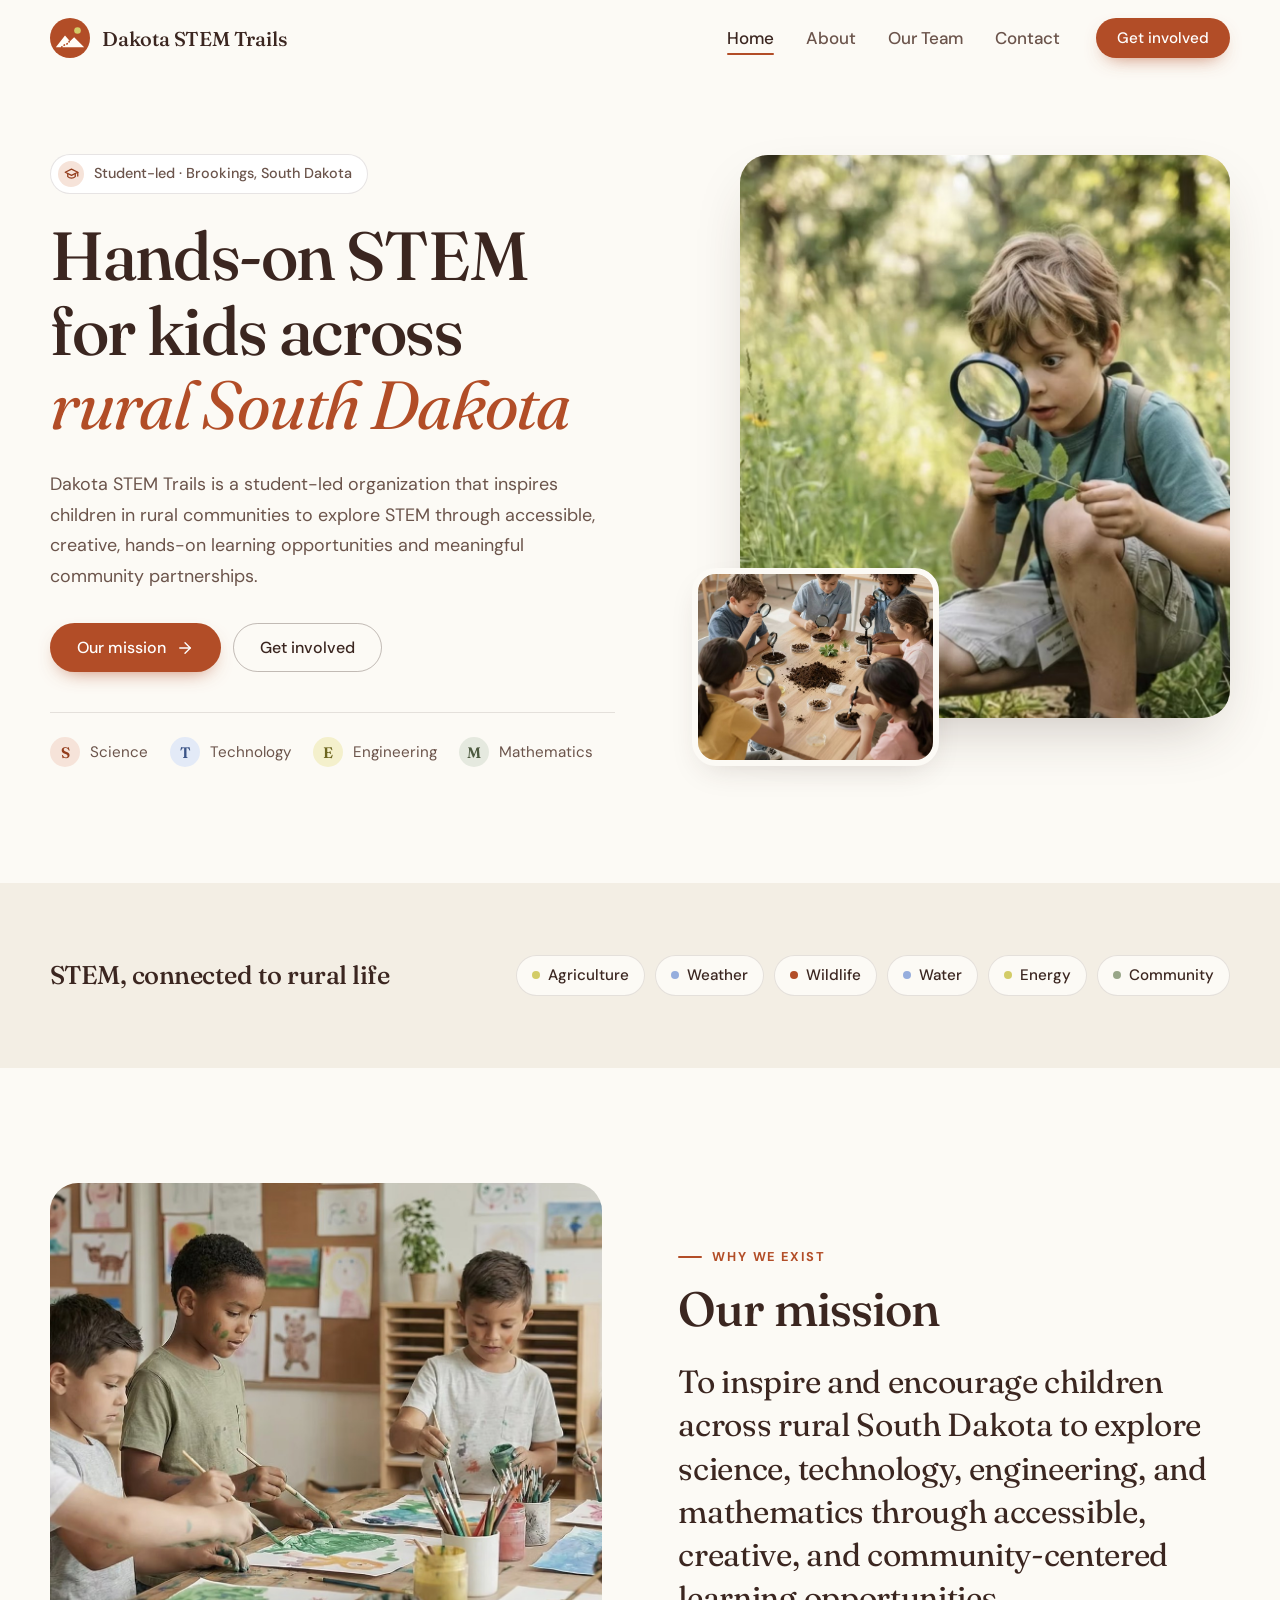
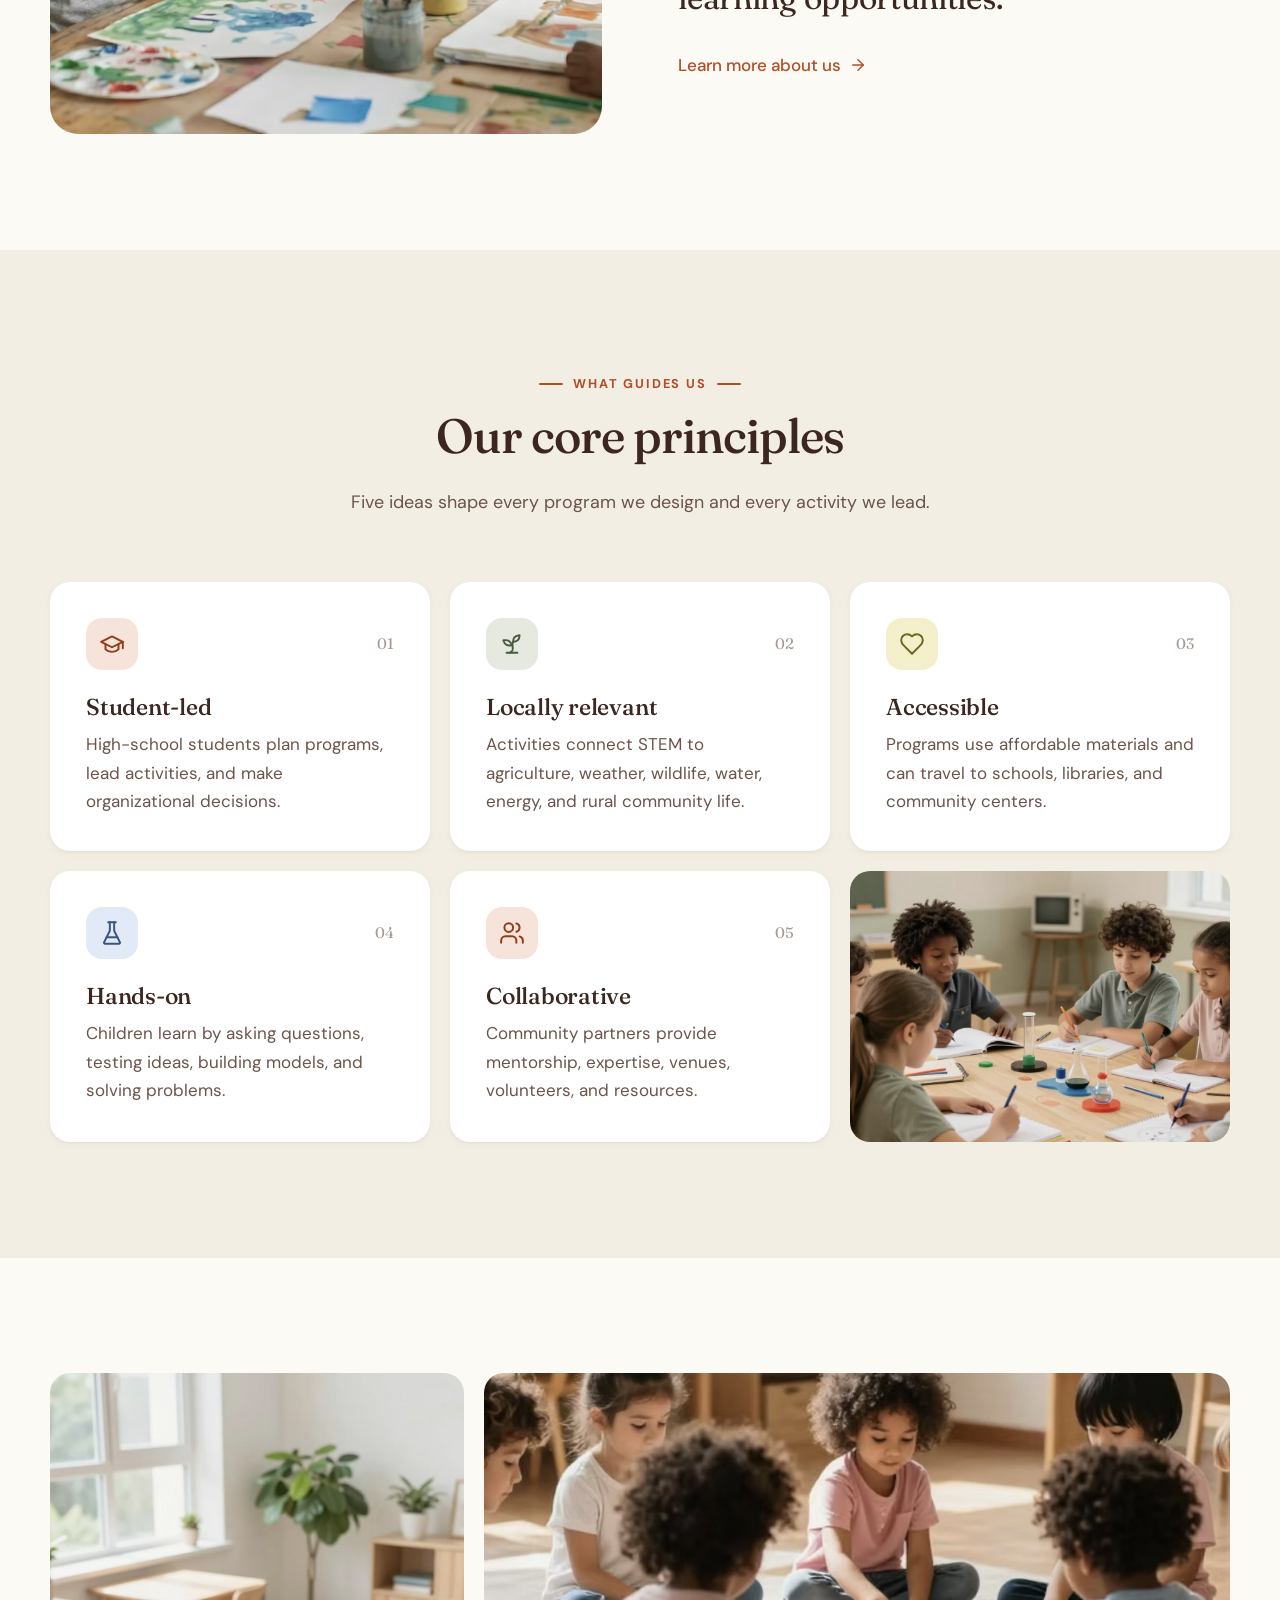
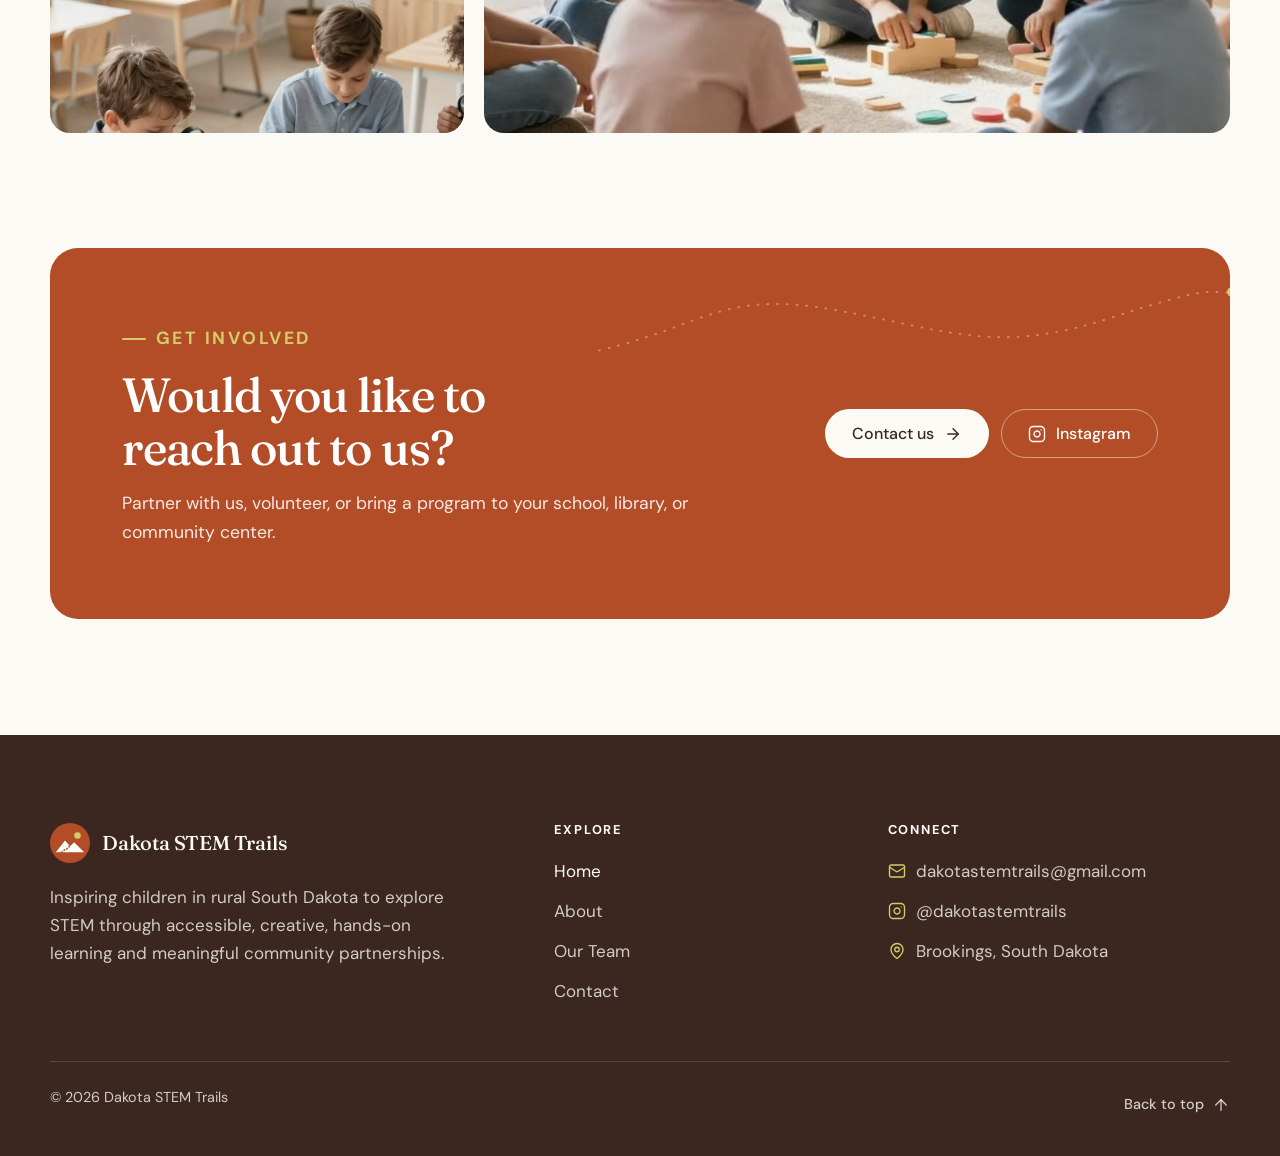
<file: index.html>
<!DOCTYPE html>
<html lang="en">
<head>
  <meta charset="UTF-8">
  <meta name="viewport" content="width=device-width, initial-scale=1">
  <title>Dakota STEM Trails | Student-led STEM for rural South Dakota</title>
  <meta name="description" content="Dakota STEM Trails is a student-led organization inspiring children in rural South Dakota to explore STEM through accessible, creative, hands-on learning.">
  <meta name="theme-color" content="#fcfaf5">

  <meta property="og:type" content="website">
  <meta property="og:site_name" content="Dakota STEM Trails">
  <meta property="og:title" content="Dakota STEM Trails | Student-led STEM for rural South Dakota">
  <meta property="og:description" content="Dakota STEM Trails is a student-led organization inspiring children in rural South Dakota to explore STEM through accessible, creative, hands-on learning.">
  <meta property="og:image" content="hero-explorer.jpg">

  <link rel="icon" href="logo.svg" type="image/svg+xml">
  <link rel="preconnect" href="https://fonts.googleapis.com">
  <link rel="preconnect" href="https://fonts.gstatic.com" crossorigin>
  <link rel="stylesheet" href="https://fonts.googleapis.com/css2?family=DM+Sans:opsz,wght@9..40,400;9..40,500;9..40,700&family=Fraunces:ital,opsz,wght@0,9..144,400;0,9..144,500;0,9..144,600;1,9..144,400&display=swap">
  <link rel="stylesheet" href="styles.css">

  <script>document.documentElement.classList.add("js");</script>
  <script src="main.js" defer></script>
</head>
<body>
  <a class="skip-link" href="#main">Skip to content</a>

  <!-- ===== Header ===== -->
  <header class="site-header">
    <div class="container nav">
      <a class="brand" href="index.html">
        <img src="logo.svg" alt="" width="40" height="40">
        <span>Dakota STEM Trails</span>
      </a>

      <button class="nav-toggle" type="button" aria-expanded="false" aria-controls="nav-menu" aria-label="Open menu">
        <span></span><span></span><span></span>
      </button>

      <nav class="nav-menu" id="nav-menu" aria-label="Main">
        <ul class="nav-links">
          <li><a href="index.html" aria-current="page">Home</a></li>
          <li><a href="about.html">About</a></li>
          <li><a href="team.html">Our Team</a></li>
          <li><a href="contact.html">Contact</a></li>
        </ul>
        <a class="btn btn--primary btn--sm" href="contact.html#message">Get involved</a>
      </nav>
    </div>
  </header>

  <main id="main">
    <!-- ===== Hero ===== -->
    <section class="hero">
      <div class="container split">
        <div>
          <p class="hero-tag" data-reveal><span class="icon-tile tint-clay"><svg class="icon" viewBox="0 0 24 24" aria-hidden="true"><path d="M22 10 12 5 2 10l10 5 10-5Z"/><path d="M6 12v5c3 3 9 3 12 0v-5"/><path d="M22 10v6"/></svg></span>Student-led &middot; Brookings, South Dakota</p>
          <h1 data-reveal style="--delay:.08s">Hands-on STEM for kids across <span class="accent">rural South Dakota</span></h1>
          <p class="lead" data-reveal style="--delay:.16s">Dakota STEM Trails is a student-led organization that inspires children in rural communities to explore STEM through accessible, creative, hands-on learning opportunities and meaningful community partnerships.</p>
          <div class="btn-row" data-reveal style="--delay:.24s">
            <a class="btn btn--primary" href="#mission">Our mission <svg class="icon icon--arrow" viewBox="0 0 24 24" aria-hidden="true"><path d="M5 12h14"/><path d="m12 5 7 7-7 7"/></svg></a>
            <a class="btn btn--outline" href="contact.html#message">Get involved</a>
          </div>
          <ul class="stem-key" data-reveal style="--delay:.32s" aria-label="What STEM stands for">
            <li><b class="tint-clay">S</b>Science</li>
            <li><b class="tint-sky">T</b>Technology</li>
            <li><b class="tint-mustard">E</b>Engineering</li>
            <li><b class="tint-sage">M</b>Mathematics</li>
          </ul>
        </div>

        <div class="hero-visual" data-reveal style="--delay:.12s">
          <figure class="photo photo--main">
            <img src="hero-explorer.jpg" alt="A young boy crouching in tall grass, studying a leaf through a magnifying glass" width="998" height="1178" fetchpriority="high">
          </figure>
          <figure class="photo photo--inset">
            <img src="soil-science.jpg" alt="Children examining soil samples with magnifying glasses" width="1314" height="1061" loading="lazy">
          </figure>
        </div>
      </div>
    </section>

    <!-- ===== Focus areas ===== -->
    <section class="section section--sand section--tight">
      <div class="container focus">
        <h2>STEM, connected to rural life</h2>
        <ul class="chip-list">
          <li class="chip"><span class="dot" style="background:var(--mustard)"></span>Agriculture</li>
          <li class="chip"><span class="dot" style="background:var(--sky)"></span>Weather</li>
          <li class="chip"><span class="dot" style="background:var(--clay)"></span>Wildlife</li>
          <li class="chip"><span class="dot" style="background:var(--sky)"></span>Water</li>
          <li class="chip"><span class="dot" style="background:var(--mustard)"></span>Energy</li>
          <li class="chip"><span class="dot" style="background:var(--sage)"></span>Community</li>
        </ul>
      </div>
    </section>

    <!-- ===== Mission ===== -->
    <section class="section mission" id="mission">
      <div class="container split">
        <figure class="photo" data-reveal>
          <img src="kids-painting.jpg" alt="Children painting together at a classroom table" width="1313" height="1130" loading="lazy">
        </figure>
        <div data-reveal style="--delay:.1s">
          <p class="eyebrow">Why we exist</p>
          <h2>Our mission</h2>
          <blockquote>
            <p>To inspire and encourage children across rural South Dakota to explore science, technology, engineering, and mathematics through accessible, creative, and community-centered learning opportunities.</p>
          </blockquote>
          <a class="link-arrow" href="about.html">Learn more about us <svg class="icon icon--arrow" viewBox="0 0 24 24" aria-hidden="true"><path d="M5 12h14"/><path d="m12 5 7 7-7 7"/></svg></a>
        </div>
      </div>
    </section>

    <!-- ===== Core principles ===== -->
    <section class="section section--sand" id="principles">
      <div class="container">
        <div class="section-head" data-reveal>
          <p class="eyebrow">What guides us</p>
          <h2>Our core principles</h2>
          <p class="lead">Five ideas shape every program we design and every activity we lead.</p>
        </div>
        <div class="principles" data-reveal-group>
        <article class="card principle" data-reveal>
          <div class="principle-top">
            <span class="icon-tile tint-clay"><svg class="icon" viewBox="0 0 24 24" aria-hidden="true"><path d="M22 10 12 5 2 10l10 5 10-5Z"/><path d="M6 12v5c3 3 9 3 12 0v-5"/><path d="M22 10v6"/></svg></span>
            <span class="principle-num">01</span>
          </div>
          <h3>Student-led</h3>
          <p>High-school students plan programs, lead activities, and make organizational decisions.</p>
        </article>
        <article class="card principle" data-reveal>
          <div class="principle-top">
            <span class="icon-tile tint-sage"><svg class="icon" viewBox="0 0 24 24" aria-hidden="true"><path d="M7 20h10"/><path d="M10 20c5.5-2.5.8-6.4 3-10"/><path d="M9.5 9.4c1.1.8 1.8 2.2 2.3 3.7-2 .4-3.5.4-4.8-.3-1.2-.6-2.3-1.9-3-4.2 2.8-.5 4.4 0 5.5.8Z"/><path d="M14.1 6a7 7 0 0 0-1.1 4c1.9-.1 3.3-.6 4.3-1.4 1-1 1.6-2.3 1.7-4.6-2.7.1-4 1-4.9 2Z"/></svg></span>
            <span class="principle-num">02</span>
          </div>
          <h3>Locally relevant</h3>
          <p>Activities connect STEM to agriculture, weather, wildlife, water, energy, and rural community life.</p>
        </article>
        <article class="card principle" data-reveal>
          <div class="principle-top">
            <span class="icon-tile tint-mustard"><svg class="icon" viewBox="0 0 24 24" aria-hidden="true"><path d="M19 14c1.49-1.46 3-3.21 3-5.5A5.5 5.5 0 0 0 16.5 3c-1.76 0-3 .5-4.5 2-1.5-1.5-2.74-2-4.5-2A5.5 5.5 0 0 0 2 8.5c0 2.3 1.5 4.05 3 5.5l7 7Z"/></svg></span>
            <span class="principle-num">03</span>
          </div>
          <h3>Accessible</h3>
          <p>Programs use affordable materials and can travel to schools, libraries, and community centers.</p>
        </article>
        <article class="card principle" data-reveal>
          <div class="principle-top">
            <span class="icon-tile tint-sky"><svg class="icon" viewBox="0 0 24 24" aria-hidden="true"><path d="M10 2v7.53a2 2 0 0 1-.21.9L4.72 20.55A1 1 0 0 0 5.62 22h12.76a1 1 0 0 0 .9-1.45l-5.07-10.12a2 2 0 0 1-.21-.9V2"/><path d="M8.5 2h7"/><path d="M7 16h10"/></svg></span>
            <span class="principle-num">04</span>
          </div>
          <h3>Hands-on</h3>
          <p>Children learn by asking questions, testing ideas, building models, and solving problems.</p>
        </article>
        <article class="card principle" data-reveal>
          <div class="principle-top">
            <span class="icon-tile tint-clay"><svg class="icon" viewBox="0 0 24 24" aria-hidden="true"><path d="M16 21v-2a4 4 0 0 0-4-4H6a4 4 0 0 0-4 4v2"/><circle cx="9" cy="7" r="4"/><path d="M22 21v-2a4 4 0 0 0-3-3.87"/><path d="M16 3.13a4 4 0 0 1 0 7.75"/></svg></span>
            <span class="principle-num">05</span>
          </div>
          <h3>Collaborative</h3>
          <p>Community partners provide mentorship, expertise, venues, volunteers, and resources.</p>
        </article>
          <figure class="photo" data-reveal>
            <img src="science-experiment.jpg" alt="Children recording observations during a science experiment" width="1050" height="751" loading="lazy">
          </figure>
        </div>
      </div>
    </section>

    <!-- ===== Photo strip ===== -->
    <section class="section">
      <div class="container photo-strip" data-reveal-group>
        <figure class="photo" data-reveal>
          <img src="classroom.jpg" alt="Students working in a bright classroom with plants and large windows" width="1050" height="816" loading="lazy">
        </figure>
        <figure class="photo" data-reveal>
          <img src="building-blocks.jpg" alt="Young children sitting on the floor building with wooden blocks" width="1313" height="457" loading="lazy">
        </figure>
      </div>
    </section>

    <!-- ===== Call to action ===== -->
    <section class="section">
      <div class="container">
        <div class="cta" data-reveal>
          <div>
            <p class="eyebrow">Get involved</p>
            <h2>Would you like to reach out to us?</h2>
            <p>Partner with us, volunteer, or bring a program to your school, library, or community center.</p>
          </div>
          <div class="btn-row">
            <a class="btn btn--light" href="contact.html#message">Contact us <svg class="icon icon--arrow" viewBox="0 0 24 24" aria-hidden="true"><path d="M5 12h14"/><path d="m12 5 7 7-7 7"/></svg></a>
            <a class="btn btn--ghost-light" href="https://www.instagram.com/dakotastemtrails/" target="_blank" rel="noopener"><svg class="icon" viewBox="0 0 24 24" aria-hidden="true"><rect width="20" height="20" x="2" y="2" rx="5"/><path d="M16 11.37A4 4 0 1 1 12.63 8 4 4 0 0 1 16 11.37Z"/><path d="M17.5 6.5h.01"/></svg> Instagram</a>
          </div>
          <svg class="trail" viewBox="0 0 800 100" preserveAspectRatio="xMidYMid meet" aria-hidden="true"><path d="M10 90C140 60 160 15 300 40S500 96 640 50 760 22 790 18"/><circle cx="790" cy="18" r="6"/></svg>
        </div>
      </div>
    </section>
  </main>

  <!-- ===== Footer ===== -->
  <footer class="site-footer">
    <div class="container">
      <div class="footer-grid">
        <div class="footer-brand">
          <a class="brand" href="index.html">
            <img src="logo.svg" alt="" width="40" height="40">
            <span>Dakota STEM Trails</span>
          </a>
          <p>Inspiring children in rural South Dakota to explore STEM through accessible, creative, hands-on learning and meaningful community partnerships.</p>
        </div>

        <div class="footer-col">
          <h3>Explore</h3>
          <ul>
            <li><a href="index.html" aria-current="page">Home</a></li>
            <li><a href="about.html">About</a></li>
            <li><a href="team.html">Our Team</a></li>
            <li><a href="contact.html">Contact</a></li>
          </ul>
        </div>

        <div class="footer-col">
          <h3>Connect</h3>
          <ul>
            <li><svg class="icon" viewBox="0 0 24 24" aria-hidden="true"><rect width="20" height="16" x="2" y="4" rx="2"/><path d="m22 7-8.97 5.7a1.94 1.94 0 0 1-2.06 0L2 7"/></svg><a href="mailto:dakotastemtrails@gmail.com">dakotastemtrails@gmail.com</a></li>
            <li><svg class="icon" viewBox="0 0 24 24" aria-hidden="true"><rect width="20" height="20" x="2" y="2" rx="5"/><path d="M16 11.37A4 4 0 1 1 12.63 8 4 4 0 0 1 16 11.37Z"/><path d="M17.5 6.5h.01"/></svg><a href="https://www.instagram.com/dakotastemtrails/" target="_blank" rel="noopener">@dakotastemtrails</a></li>
            <li><svg class="icon" viewBox="0 0 24 24" aria-hidden="true"><path d="M20 10c0 6-8 12-8 12s-8-6-8-12a8 8 0 0 1 16 0Z"/><circle cx="12" cy="10" r="3"/></svg><span>Brookings, South Dakota</span></li>
          </ul>
        </div>
      </div>

      <div class="footer-bottom">
        <p>&copy; <span data-year>2026</span> Dakota STEM Trails</p>
        <button class="to-top" type="button" data-to-top>Back to top <svg class="icon" viewBox="0 0 24 24" aria-hidden="true"><path d="m5 12 7-7 7 7"/><path d="M12 19V5"/></svg></button>
      </div>
    </div>
  </footer>
</body>
</html>
</file>
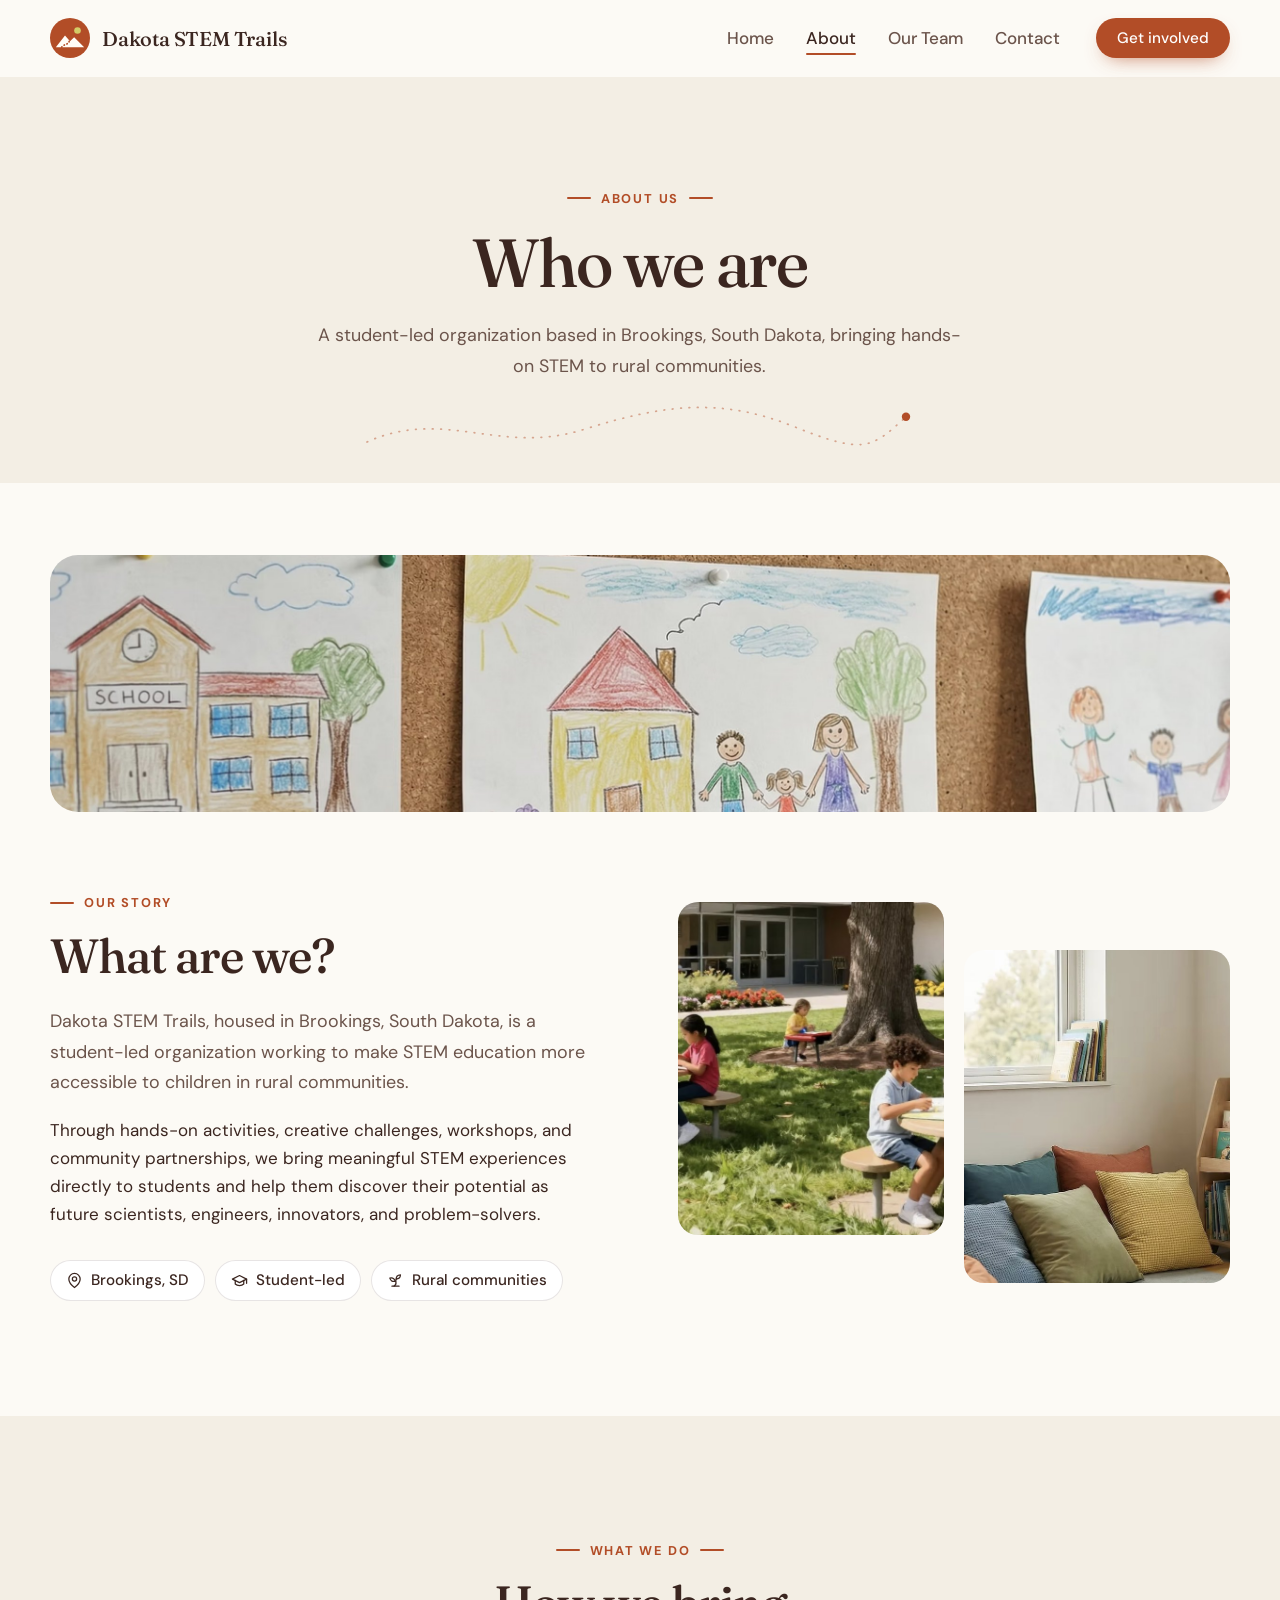
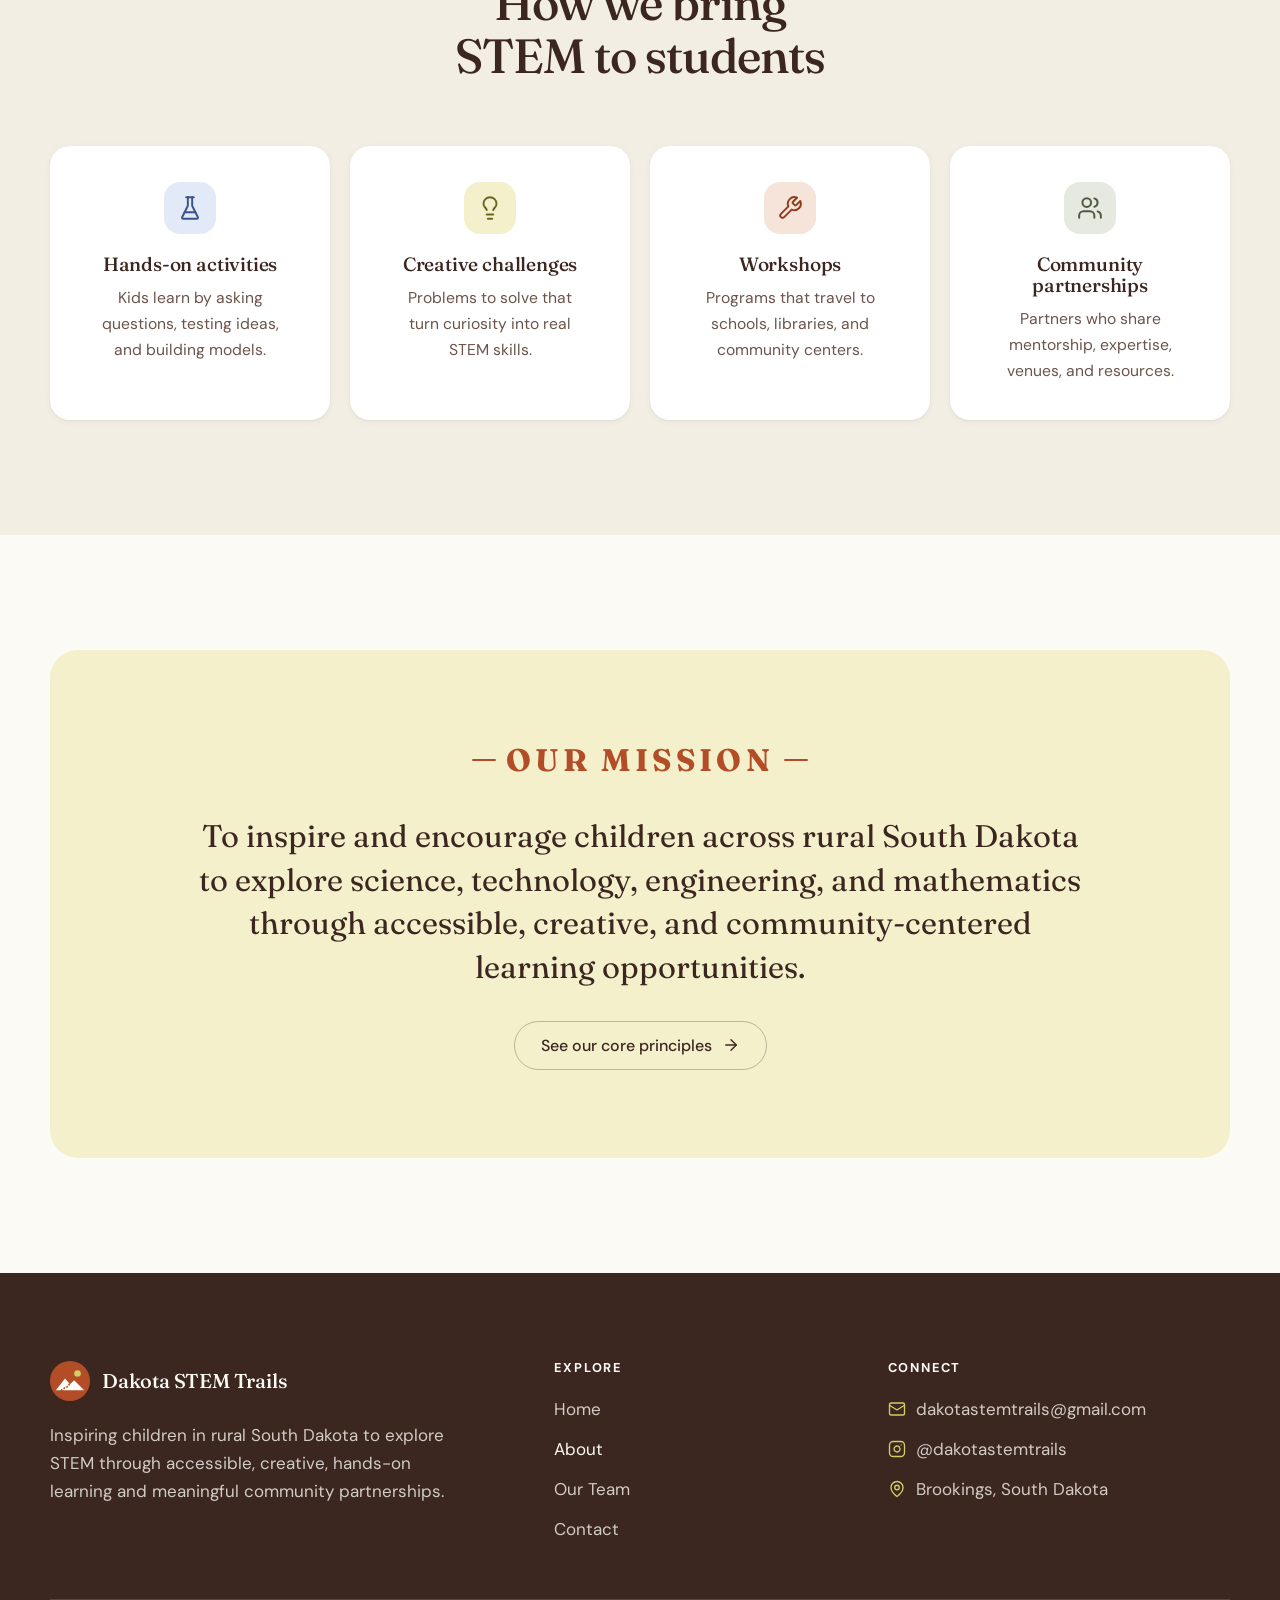
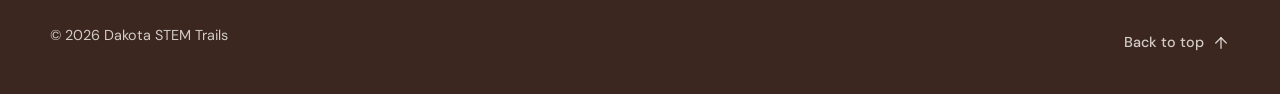
<file: about.html>
<!DOCTYPE html>
<html lang="en">
<head>
  <meta charset="UTF-8">
  <meta name="viewport" content="width=device-width, initial-scale=1">
  <title>About Us | Dakota STEM Trails</title>
  <meta name="description" content="Learn about Dakota STEM Trails, a student-led organization in Brookings, South Dakota making STEM education accessible to children in rural communities.">
  <meta name="theme-color" content="#fcfaf5">

  <meta property="og:type" content="website">
  <meta property="og:site_name" content="Dakota STEM Trails">
  <meta property="og:title" content="About Us | Dakota STEM Trails">
  <meta property="og:description" content="Learn about Dakota STEM Trails, a student-led organization in Brookings, South Dakota making STEM education accessible to children in rural communities.">
  <meta property="og:image" content="hero-explorer.jpg">

  <link rel="icon" href="logo.svg" type="image/svg+xml">
  <link rel="preconnect" href="https://fonts.googleapis.com">
  <link rel="preconnect" href="https://fonts.gstatic.com" crossorigin>
  <link rel="stylesheet" href="https://fonts.googleapis.com/css2?family=DM+Sans:opsz,wght@9..40,400;9..40,500;9..40,700&family=Fraunces:ital,opsz,wght@0,9..144,400;0,9..144,500;0,9..144,600;1,9..144,400&display=swap">
  <link rel="stylesheet" href="styles.css">

  <script>document.documentElement.classList.add("js");</script>
  <script src="main.js" defer></script>
</head>
<body>
  <a class="skip-link" href="#main">Skip to content</a>

  <!-- ===== Header ===== -->
  <header class="site-header">
    <div class="container nav">
      <a class="brand" href="index.html">
        <img src="logo.svg" alt="" width="40" height="40">
        <span>Dakota STEM Trails</span>
      </a>

      <button class="nav-toggle" type="button" aria-expanded="false" aria-controls="nav-menu" aria-label="Open menu">
        <span></span><span></span><span></span>
      </button>

      <nav class="nav-menu" id="nav-menu" aria-label="Main">
        <ul class="nav-links">
          <li><a href="index.html">Home</a></li>
          <li><a href="about.html" aria-current="page">About</a></li>
          <li><a href="team.html">Our Team</a></li>
          <li><a href="contact.html">Contact</a></li>
        </ul>
        <a class="btn btn--primary btn--sm" href="contact.html#message">Get involved</a>
      </nav>
    </div>
  </header>

  <main id="main">
    <!-- ===== Page header ===== -->
    <section class="page-header">
      <div class="container">
        <p class="eyebrow" data-reveal>About us</p>
        <h1 data-reveal style="--delay:.08s">Who we are</h1>
        <p class="lead" data-reveal style="--delay:.16s">A student-led organization based in Brookings, South Dakota, bringing hands-on STEM to rural communities.</p>
      </div>
      <svg class="trail" viewBox="0 0 800 100" preserveAspectRatio="xMidYMid meet" aria-hidden="true"><path d="M10 70C120 20 200 90 320 52S520 8 620 48 730 80 780 34"/><circle cx="780" cy="34" r="6"/></svg>
    </section>

    <!-- ===== Banner ===== -->
    <section class="section section--tight">
      <div class="container">
        <figure class="photo banner" data-reveal>
          <img src="kids-drawings.jpg" alt="Children's crayon drawings of a school, a house, and families pinned to a corkboard" width="2468" height="534">
        </figure>
      </div>
    </section>

    <!-- ===== Story ===== -->
    <section class="section story">
      <div class="container split">
        <div data-reveal>
          <p class="eyebrow">Our story</p>
          <h2>What are we?</h2>
          <p class="lead">Dakota STEM Trails, housed in Brookings, South Dakota, is a student-led organization working to make STEM education more accessible to children in rural communities.</p>
          <p>Through hands-on activities, creative challenges, workshops, and community partnerships, we bring meaningful STEM experiences directly to students and help them discover their potential as future scientists, engineers, innovators, and problem-solvers.</p>
          <ul class="chip-list">
            <li class="chip"><svg class="icon" viewBox="0 0 24 24" aria-hidden="true"><path d="M20 10c0 6-8 12-8 12s-8-6-8-12a8 8 0 0 1 16 0Z"/><circle cx="12" cy="10" r="3"/></svg>Brookings, SD</li>
            <li class="chip"><svg class="icon" viewBox="0 0 24 24" aria-hidden="true"><path d="M22 10 12 5 2 10l10 5 10-5Z"/><path d="M6 12v5c3 3 9 3 12 0v-5"/><path d="M22 10v6"/></svg>Student-led</li>
            <li class="chip"><svg class="icon" viewBox="0 0 24 24" aria-hidden="true"><path d="M7 20h10"/><path d="M10 20c5.5-2.5.8-6.4 3-10"/><path d="M9.5 9.4c1.1.8 1.8 2.2 2.3 3.7-2 .4-3.5.4-4.8-.3-1.2-.6-2.3-1.9-3-4.2 2.8-.5 4.4 0 5.5.8Z"/><path d="M14.1 6a7 7 0 0 0-1.1 4c1.9-.1 3.3-.6 4.3-1.4 1-1 1.6-2.3 1.7-4.6-2.7.1-4 1-4.9 2Z"/></svg>Rural communities</li>
          </ul>
        </div>
        <div class="story-photos" data-reveal-group>
          <figure class="photo" data-reveal>
            <img src="outdoor-learning.jpg" alt="Children working on projects at picnic tables outside a school" width="1314" height="705" loading="lazy">
          </figure>
          <figure class="photo" data-reveal>
            <img src="reading-nook.jpg" alt="A cozy reading nook with colorful pillows and a bookshelf" width="1086" height="709" loading="lazy">
          </figure>
        </div>
      </div>
    </section>

    <!-- ===== What we do ===== -->
    <section class="section section--sand">
      <div class="container">
        <div class="section-head" data-reveal>
          <p class="eyebrow">What we do</p>
          <h2>How we bring STEM to students</h2>
        </div>
        <div class="feature-grid" data-reveal-group>
        <article class="card feature" data-reveal>
          <span class="icon-tile tint-sky"><svg class="icon" viewBox="0 0 24 24" aria-hidden="true"><path d="M10 2v7.53a2 2 0 0 1-.21.9L4.72 20.55A1 1 0 0 0 5.62 22h12.76a1 1 0 0 0 .9-1.45l-5.07-10.12a2 2 0 0 1-.21-.9V2"/><path d="M8.5 2h7"/><path d="M7 16h10"/></svg></span>
          <h3>Hands-on activities</h3>
          <p>Kids learn by asking questions, testing ideas, and building models.</p>
        </article>
        <article class="card feature" data-reveal>
          <span class="icon-tile tint-mustard"><svg class="icon" viewBox="0 0 24 24" aria-hidden="true"><path d="M15 14c.2-1 .7-1.7 1.5-2.5 1-.9 1.5-2.2 1.5-3.5A6 6 0 0 0 6 8c0 1 .2 2.2 1.5 3.5.7.7 1.3 1.5 1.5 2.5"/><path d="M9 18h6"/><path d="M10 22h4"/></svg></span>
          <h3>Creative challenges</h3>
          <p>Problems to solve that turn curiosity into real STEM skills.</p>
        </article>
        <article class="card feature" data-reveal>
          <span class="icon-tile tint-clay"><svg class="icon" viewBox="0 0 24 24" aria-hidden="true"><path d="M14.7 6.3a1 1 0 0 0 0 1.4l1.6 1.6a1 1 0 0 0 1.4 0l3.77-3.77a6 6 0 0 1-7.94 7.94l-6.91 6.91a2.12 2.12 0 0 1-3-3l6.91-6.91a6 6 0 0 1 7.94-7.94l-3.76 3.76z"/></svg></span>
          <h3>Workshops</h3>
          <p>Programs that travel to schools, libraries, and community centers.</p>
        </article>
        <article class="card feature" data-reveal>
          <span class="icon-tile tint-sage"><svg class="icon" viewBox="0 0 24 24" aria-hidden="true"><path d="M16 21v-2a4 4 0 0 0-4-4H6a4 4 0 0 0-4 4v2"/><circle cx="9" cy="7" r="4"/><path d="M22 21v-2a4 4 0 0 0-3-3.87"/><path d="M16 3.13a4 4 0 0 1 0 7.75"/></svg></span>
          <h3>Community partnerships</h3>
          <p>Partners who share mentorship, expertise, venues, and resources.</p>
        </article>
        </div>
      </div>
    </section>

    <!-- ===== Mission ===== -->
    <section class="section">
      <div class="container">
        <div class="mission-panel" data-reveal>
          <p class="eyebrow">Our mission</p>
          <p>To inspire and encourage children across rural South Dakota to explore science, technology, engineering, and mathematics through accessible, creative, and community-centered learning opportunities.</p>
          <a class="btn btn--outline" href="index.html#principles">See our core principles <svg class="icon icon--arrow" viewBox="0 0 24 24" aria-hidden="true"><path d="M5 12h14"/><path d="m12 5 7 7-7 7"/></svg></a>
        </div>
      </div>
    </section>
  </main>

  <!-- ===== Footer ===== -->
  <footer class="site-footer">
    <div class="container">
      <div class="footer-grid">
        <div class="footer-brand">
          <a class="brand" href="index.html">
            <img src="logo.svg" alt="" width="40" height="40">
            <span>Dakota STEM Trails</span>
          </a>
          <p>Inspiring children in rural South Dakota to explore STEM through accessible, creative, hands-on learning and meaningful community partnerships.</p>
        </div>

        <div class="footer-col">
          <h3>Explore</h3>
          <ul>
            <li><a href="index.html">Home</a></li>
            <li><a href="about.html" aria-current="page">About</a></li>
            <li><a href="team.html">Our Team</a></li>
            <li><a href="contact.html">Contact</a></li>
          </ul>
        </div>

        <div class="footer-col">
          <h3>Connect</h3>
          <ul>
            <li><svg class="icon" viewBox="0 0 24 24" aria-hidden="true"><rect width="20" height="16" x="2" y="4" rx="2"/><path d="m22 7-8.97 5.7a1.94 1.94 0 0 1-2.06 0L2 7"/></svg><a href="mailto:dakotastemtrails@gmail.com">dakotastemtrails@gmail.com</a></li>
            <li><svg class="icon" viewBox="0 0 24 24" aria-hidden="true"><rect width="20" height="20" x="2" y="2" rx="5"/><path d="M16 11.37A4 4 0 1 1 12.63 8 4 4 0 0 1 16 11.37Z"/><path d="M17.5 6.5h.01"/></svg><a href="https://www.instagram.com/dakotastemtrails/" target="_blank" rel="noopener">@dakotastemtrails</a></li>
            <li><svg class="icon" viewBox="0 0 24 24" aria-hidden="true"><path d="M20 10c0 6-8 12-8 12s-8-6-8-12a8 8 0 0 1 16 0Z"/><circle cx="12" cy="10" r="3"/></svg><span>Brookings, South Dakota</span></li>
          </ul>
        </div>
      </div>

      <div class="footer-bottom">
        <p>&copy; <span data-year>2026</span> Dakota STEM Trails</p>
        <button class="to-top" type="button" data-to-top>Back to top <svg class="icon" viewBox="0 0 24 24" aria-hidden="true"><path d="m5 12 7-7 7 7"/><path d="M12 19V5"/></svg></button>
      </div>
    </div>
  </footer>
</body>
</html>
</file>
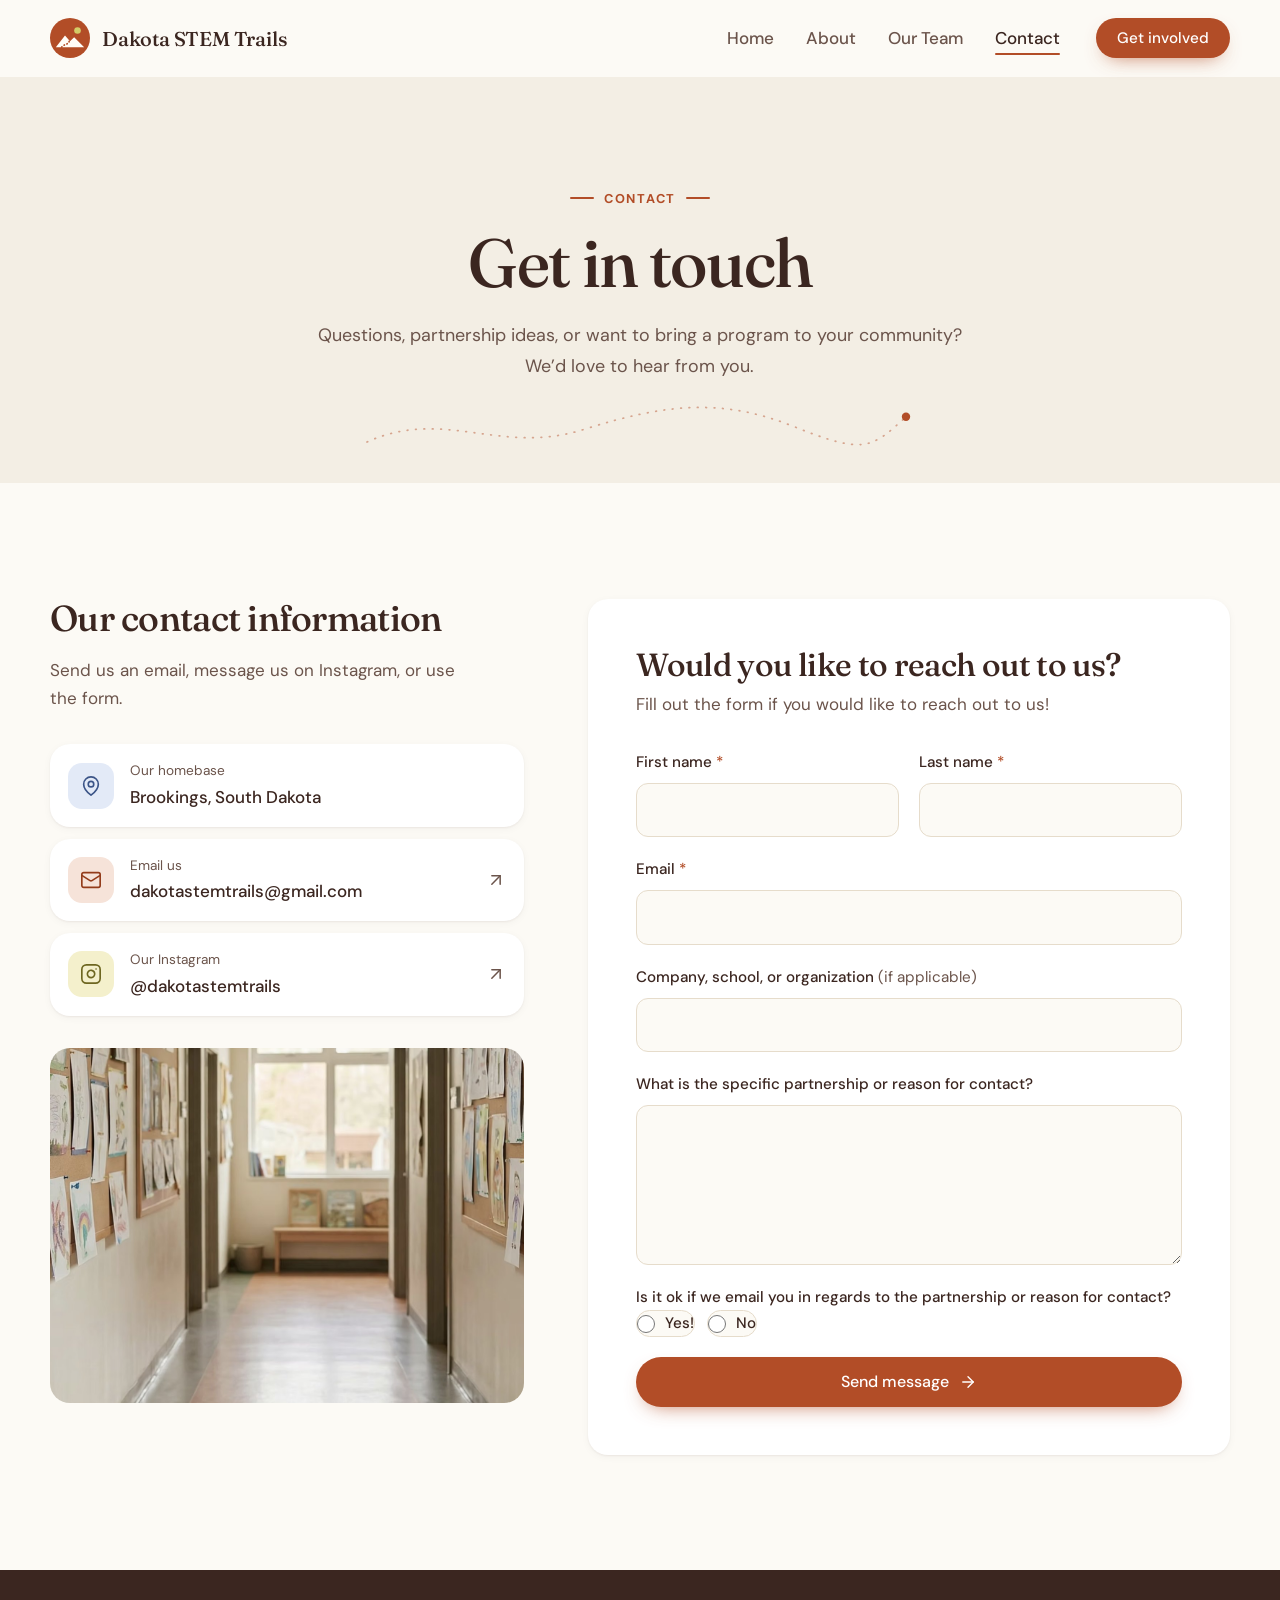
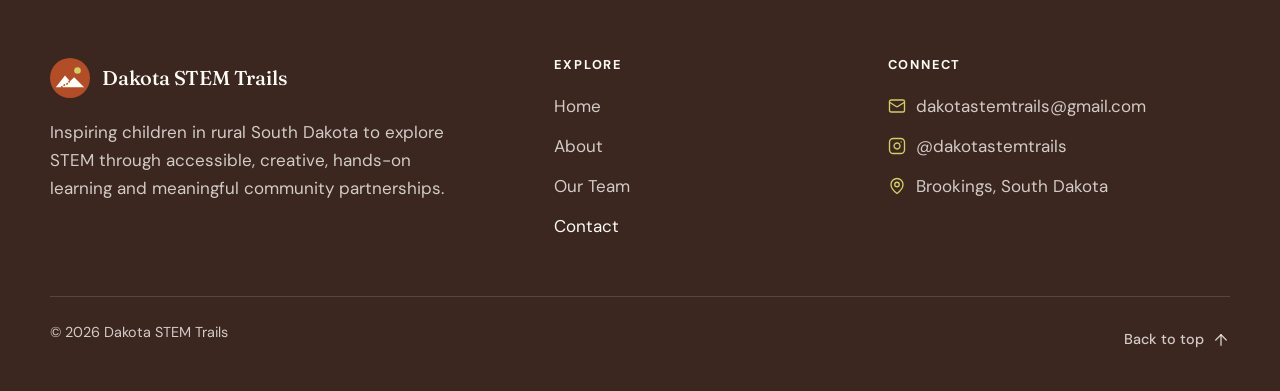
<file: contact.html>
<!DOCTYPE html>
<html lang="en">
<head>
  <meta charset="UTF-8">
  <meta name="viewport" content="width=device-width, initial-scale=1">
  <title>Contact | Dakota STEM Trails</title>
  <meta name="description" content="Get in touch with Dakota STEM Trails in Brookings, South Dakota. Email dakotastemtrails@gmail.com or send us a message.">
  <meta name="theme-color" content="#fcfaf5">

  <meta property="og:type" content="website">
  <meta property="og:site_name" content="Dakota STEM Trails">
  <meta property="og:title" content="Contact | Dakota STEM Trails">
  <meta property="og:description" content="Get in touch with Dakota STEM Trails in Brookings, South Dakota. Email dakotastemtrails@gmail.com or send us a message.">
  <meta property="og:image" content="hero-explorer.jpg">

  <link rel="icon" href="logo.svg" type="image/svg+xml">
  <link rel="preconnect" href="https://fonts.googleapis.com">
  <link rel="preconnect" href="https://fonts.gstatic.com" crossorigin>
  <link rel="stylesheet" href="https://fonts.googleapis.com/css2?family=DM+Sans:opsz,wght@9..40,400;9..40,500;9..40,700&family=Fraunces:ital,opsz,wght@0,9..144,400;0,9..144,500;0,9..144,600;1,9..144,400&display=swap">
  <link rel="stylesheet" href="styles.css">

  <script>document.documentElement.classList.add("js");</script>
  <script src="main.js" defer></script>
</head>
<body>
  <a class="skip-link" href="#main">Skip to content</a>

  <!-- ===== Header ===== -->
  <header class="site-header">
    <div class="container nav">
      <a class="brand" href="index.html">
        <img src="logo.svg" alt="" width="40" height="40">
        <span>Dakota STEM Trails</span>
      </a>

      <button class="nav-toggle" type="button" aria-expanded="false" aria-controls="nav-menu" aria-label="Open menu">
        <span></span><span></span><span></span>
      </button>

      <nav class="nav-menu" id="nav-menu" aria-label="Main">
        <ul class="nav-links">
          <li><a href="index.html">Home</a></li>
          <li><a href="about.html">About</a></li>
          <li><a href="team.html">Our Team</a></li>
          <li><a href="contact.html" aria-current="page">Contact</a></li>
        </ul>
        <a class="btn btn--primary btn--sm" href="contact.html#message">Get involved</a>
      </nav>
    </div>
  </header>

  <main id="main">
    <!-- ===== Page header ===== -->
    <section class="page-header">
      <div class="container">
        <p class="eyebrow" data-reveal>Contact</p>
        <h1 data-reveal style="--delay:.08s">Get in touch</h1>
        <p class="lead" data-reveal style="--delay:.16s">Questions, partnership ideas, or want to bring a program to your community? We&rsquo;d love to hear from you.</p>
      </div>
      <svg class="trail" viewBox="0 0 800 100" preserveAspectRatio="xMidYMid meet" aria-hidden="true"><path d="M10 70C120 20 200 90 320 52S520 8 620 48 730 80 780 34"/><circle cx="780" cy="34" r="6"/></svg>
    </section>

    <!-- ===== Contact ===== -->
    <section class="section">
      <div class="container contact-layout">
        <aside class="contact-aside" data-reveal>
          <h2>Our contact information</h2>
          <p>Send us an email, message us on Instagram, or use the form.</p>
          <ul class="contact-list">
            <li>
              <div class="contact-item">
                <span class="icon-tile tint-sky"><svg class="icon" viewBox="0 0 24 24" aria-hidden="true"><path d="M20 10c0 6-8 12-8 12s-8-6-8-12a8 8 0 0 1 16 0Z"/><circle cx="12" cy="10" r="3"/></svg></span>
                <div><small>Our homebase</small><strong>Brookings, South Dakota</strong></div>
              </div>
            </li>
            <li>
              <a class="contact-item" href="mailto:dakotastemtrails@gmail.com">
                <span class="icon-tile tint-clay"><svg class="icon" viewBox="0 0 24 24" aria-hidden="true"><rect width="20" height="16" x="2" y="4" rx="2"/><path d="m22 7-8.97 5.7a1.94 1.94 0 0 1-2.06 0L2 7"/></svg></span>
                <div><small>Email us</small><strong>dakotastemtrails@gmail.com</strong></div>
                <svg class="icon icon--go" viewBox="0 0 24 24" aria-hidden="true"><path d="M7 17 17 7"/><path d="M7 7h10v10"/></svg>
              </a>
            </li>
            <li>
              <a class="contact-item" href="https://www.instagram.com/dakotastemtrails/" target="_blank" rel="noopener">
                <span class="icon-tile tint-mustard"><svg class="icon" viewBox="0 0 24 24" aria-hidden="true"><rect width="20" height="20" x="2" y="2" rx="5"/><path d="M16 11.37A4 4 0 1 1 12.63 8 4 4 0 0 1 16 11.37Z"/><path d="M17.5 6.5h.01"/></svg></span>
                <div><small>Our Instagram</small><strong>@dakotastemtrails</strong></div>
                <svg class="icon icon--go" viewBox="0 0 24 24" aria-hidden="true"><path d="M7 17 17 7"/><path d="M7 7h10v10"/></svg>
              </a>
            </li>
          </ul>
          <figure class="photo">
            <img src="school-hallway.jpg" alt="A sunlit school hallway lined with children's artwork" width="1313" height="1326" loading="lazy">
          </figure>
        </aside>

        <div class="card form-card" id="message" data-reveal style="--delay:.1s">
          <h2>Would you like to reach out to us?</h2>
          <p>Fill out the form if you would like to reach out to us!</p>

          <form class="form" data-contact-form
                data-endpoint="https://formsubmit.co/ajax/dakotastemtrails@gmail.com"
                data-email="dakotastemtrails@gmail.com"
                action="https://formsubmit.co/dakotastemtrails@gmail.com" method="POST">
            <!-- FormSubmit settings -->
            <input type="hidden" name="_subject" value="New message from the Dakota STEM Trails website">
            <input type="hidden" name="_template" value="table">
            <input type="hidden" name="_captcha" value="false">
            <input type="text" name="_honey" class="honeypot" tabindex="-1" autocomplete="off" aria-hidden="true">

            <div class="form-row">
              <div class="field">
                <label for="first">First name <span class="req">*</span></label>
                <input class="input" id="first" name="First name" type="text" autocomplete="given-name" required>
              </div>
              <div class="field">
                <label for="last">Last name <span class="req">*</span></label>
                <input class="input" id="last" name="Last name" type="text" autocomplete="family-name" required>
              </div>
            </div>

            <div class="field">
              <label for="email">Email <span class="req">*</span></label>
              <input class="input" id="email" name="email" type="email" autocomplete="email" required>
            </div>

            <div class="field">
              <label for="org">Company, school, or organization <span class="hint">(if applicable)</span></label>
              <input class="input" id="org" name="Organization" type="text" autocomplete="organization">
            </div>

            <div class="field">
              <label for="reason">What is the specific partnership or reason for contact?</label>
              <textarea class="input" id="reason" name="Reason for contact" rows="5"></textarea>
            </div>

            <fieldset class="field">
              <legend>Is it ok if we email you in regards to the partnership or reason for contact?</legend>
              <div class="radio-group">
                <label class="radio"><input type="radio" name="OK to email back" value="Yes"> Yes!</label>
                <label class="radio"><input type="radio" name="OK to email back" value="No"> No</label>
              </div>
            </fieldset>

            <div class="form-status" role="status" aria-live="polite"></div>

            <button class="btn btn--primary btn--block" type="submit">
              Send message <svg class="icon icon--arrow" viewBox="0 0 24 24" aria-hidden="true"><path d="M5 12h14"/><path d="m12 5 7 7-7 7"/></svg><span class="spinner" aria-hidden="true"></span>
            </button>
          </form>
        </div>
      </div>
    </section>
  </main>

  <!-- ===== Footer ===== -->
  <footer class="site-footer">
    <div class="container">
      <div class="footer-grid">
        <div class="footer-brand">
          <a class="brand" href="index.html">
            <img src="logo.svg" alt="" width="40" height="40">
            <span>Dakota STEM Trails</span>
          </a>
          <p>Inspiring children in rural South Dakota to explore STEM through accessible, creative, hands-on learning and meaningful community partnerships.</p>
        </div>

        <div class="footer-col">
          <h3>Explore</h3>
          <ul>
            <li><a href="index.html">Home</a></li>
            <li><a href="about.html">About</a></li>
            <li><a href="team.html">Our Team</a></li>
            <li><a href="contact.html" aria-current="page">Contact</a></li>
          </ul>
        </div>

        <div class="footer-col">
          <h3>Connect</h3>
          <ul>
            <li><svg class="icon" viewBox="0 0 24 24" aria-hidden="true"><rect width="20" height="16" x="2" y="4" rx="2"/><path d="m22 7-8.97 5.7a1.94 1.94 0 0 1-2.06 0L2 7"/></svg><a href="mailto:dakotastemtrails@gmail.com">dakotastemtrails@gmail.com</a></li>
            <li><svg class="icon" viewBox="0 0 24 24" aria-hidden="true"><rect width="20" height="20" x="2" y="2" rx="5"/><path d="M16 11.37A4 4 0 1 1 12.63 8 4 4 0 0 1 16 11.37Z"/><path d="M17.5 6.5h.01"/></svg><a href="https://www.instagram.com/dakotastemtrails/" target="_blank" rel="noopener">@dakotastemtrails</a></li>
            <li><svg class="icon" viewBox="0 0 24 24" aria-hidden="true"><path d="M20 10c0 6-8 12-8 12s-8-6-8-12a8 8 0 0 1 16 0Z"/><circle cx="12" cy="10" r="3"/></svg><span>Brookings, South Dakota</span></li>
          </ul>
        </div>
      </div>

      <div class="footer-bottom">
        <p>&copy; <span data-year>2026</span> Dakota STEM Trails</p>
        <button class="to-top" type="button" data-to-top>Back to top <svg class="icon" viewBox="0 0 24 24" aria-hidden="true"><path d="m5 12 7-7 7 7"/><path d="M12 19V5"/></svg></button>
      </div>
    </div>
  </footer>
</body>
</html>
</file>
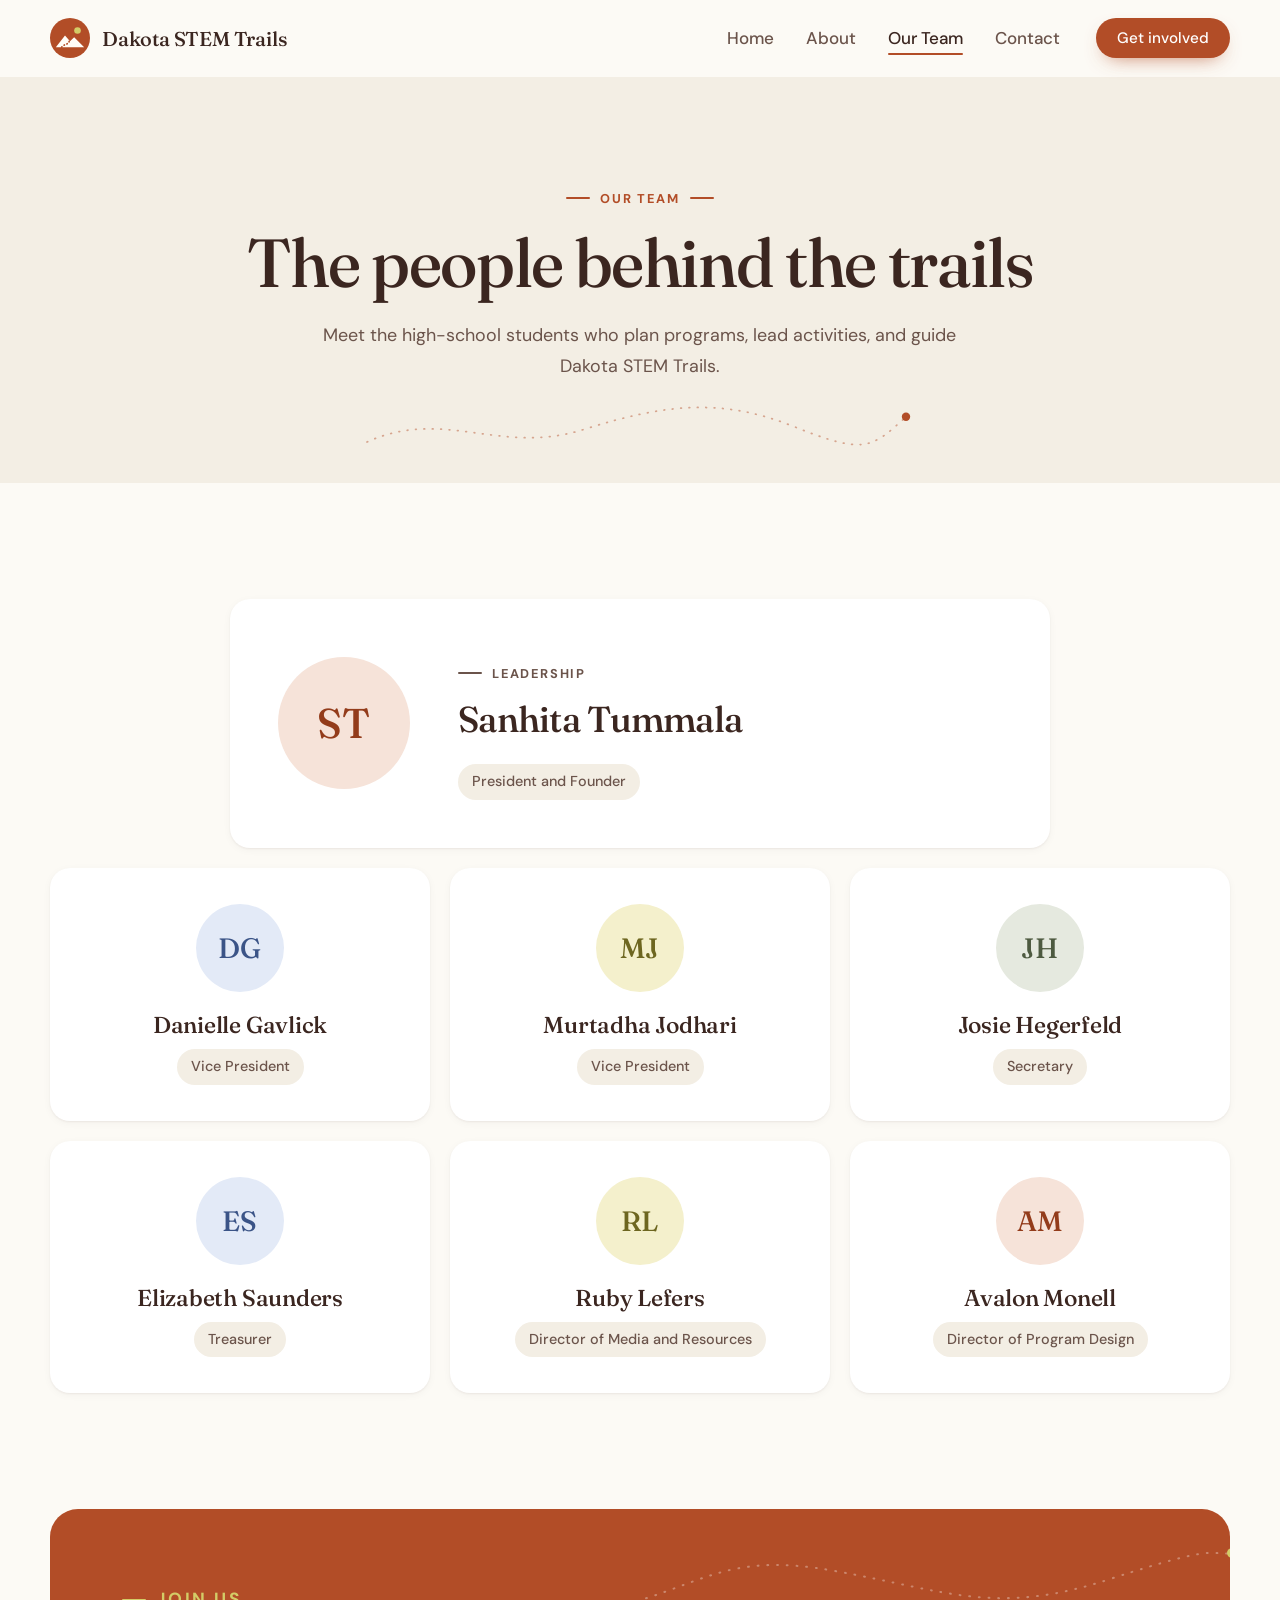
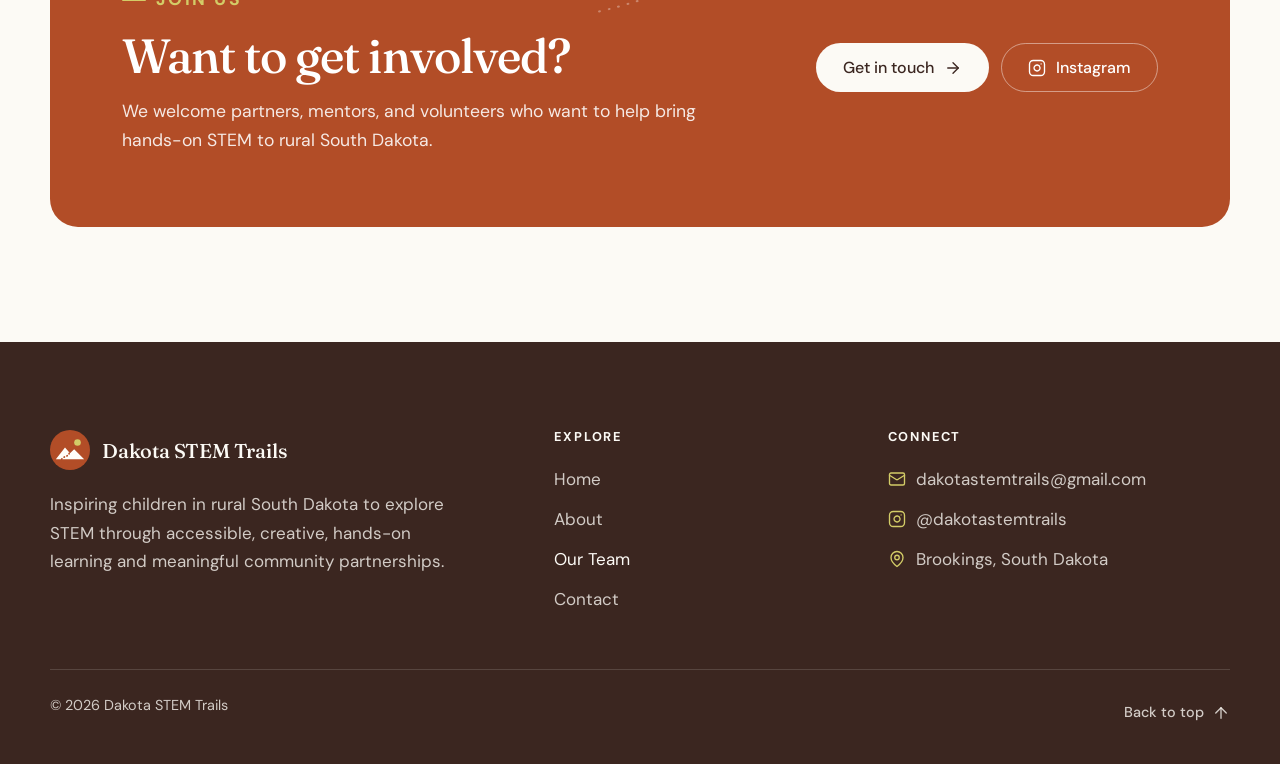
<file: team.html>
<!DOCTYPE html>
<html lang="en">
<head>
  <meta charset="UTF-8">
  <meta name="viewport" content="width=device-width, initial-scale=1">
  <title>Our Team | Dakota STEM Trails</title>
  <meta name="description" content="Meet the student leaders of Dakota STEM Trails.">
  <meta name="theme-color" content="#fcfaf5">

  <meta property="og:type" content="website">
  <meta property="og:site_name" content="Dakota STEM Trails">
  <meta property="og:title" content="Our Team | Dakota STEM Trails">
  <meta property="og:description" content="Meet the student leaders of Dakota STEM Trails.">
  <meta property="og:image" content="hero-explorer.jpg">

  <link rel="icon" href="logo.svg" type="image/svg+xml">
  <link rel="preconnect" href="https://fonts.googleapis.com">
  <link rel="preconnect" href="https://fonts.gstatic.com" crossorigin>
  <link rel="stylesheet" href="https://fonts.googleapis.com/css2?family=DM+Sans:opsz,wght@9..40,400;9..40,500;9..40,700&family=Fraunces:ital,opsz,wght@0,9..144,400;0,9..144,500;0,9..144,600;1,9..144,400&display=swap">
  <link rel="stylesheet" href="styles.css">

  <script>document.documentElement.classList.add("js");</script>
  <script src="main.js" defer></script>
</head>
<body>
  <a class="skip-link" href="#main">Skip to content</a>

  <!-- ===== Header ===== -->
  <header class="site-header">
    <div class="container nav">
      <a class="brand" href="index.html">
        <img src="logo.svg" alt="" width="40" height="40">
        <span>Dakota STEM Trails</span>
      </a>

      <button class="nav-toggle" type="button" aria-expanded="false" aria-controls="nav-menu" aria-label="Open menu">
        <span></span><span></span><span></span>
      </button>

      <nav class="nav-menu" id="nav-menu" aria-label="Main">
        <ul class="nav-links">
          <li><a href="index.html">Home</a></li>
          <li><a href="about.html">About</a></li>
          <li><a href="team.html" aria-current="page">Our Team</a></li>
          <li><a href="contact.html">Contact</a></li>
        </ul>
        <a class="btn btn--primary btn--sm" href="contact.html#message">Get involved</a>
      </nav>
    </div>
  </header>

  <main id="main">
    <!-- ===== Page header ===== -->
    <section class="page-header">
      <div class="container">
        <p class="eyebrow" data-reveal>Our team</p>
        <h1 data-reveal style="--delay:.08s">The people behind the trails</h1>
        <p class="lead" data-reveal style="--delay:.16s">Meet the high-school students who plan programs, lead activities, and guide Dakota STEM Trails.</p>
      </div>
      <svg class="trail" viewBox="0 0 800 100" preserveAspectRatio="xMidYMid meet" aria-hidden="true"><path d="M10 70C120 20 200 90 320 52S520 8 620 48 730 80 780 34"/><circle cx="780" cy="34" r="6"/></svg>
    </section>

    <!-- ===== Team ===== -->
    <section class="section">
      <div class="container">
        <article class="card member-featured" data-reveal>
          <div class="avatar avatar--lg tint-clay" aria-hidden="true">ST</div>
          <div>
            <p class="eyebrow">Leadership</p>
            <h2>Sanhita Tummala</h2>
            <p class="role">President and Founder</p>
          </div>
        </article>

        <div class="team-grid" data-reveal-group>
        <article class="card member" data-reveal>
          <div class="avatar tint-sky" aria-hidden="true">DG</div>
          <h3>Danielle Gavlick</h3>
          <p class="role">Vice President</p>
        </article>
        <article class="card member" data-reveal>
          <div class="avatar tint-mustard" aria-hidden="true">MJ</div>
          <h3>Murtadha Jodhari</h3>
          <p class="role">Vice President</p>
        </article>
        <article class="card member" data-reveal>
          <div class="avatar tint-sage" aria-hidden="true">JH</div>
          <h3>Josie Hegerfeld</h3>
          <p class="role">Secretary</p>
        </article>
        <article class="card member" data-reveal>
          <div class="avatar tint-sky" aria-hidden="true">ES</div>
          <h3>Elizabeth Saunders</h3>
          <p class="role">Treasurer</p>
        </article>
        <article class="card member" data-reveal>
          <div class="avatar tint-mustard" aria-hidden="true">RL</div>
          <h3>Ruby Lefers</h3>
          <p class="role">Director of Media and Resources</p>
        </article>
        <article class="card member" data-reveal>
          <div class="avatar tint-clay" aria-hidden="true">AM</div>
          <h3>Avalon Monell</h3>
          <p class="role">Director of Program Design</p>
        </article>
        </div>
      </div>
    </section>

    <!-- ===== Call to action ===== -->
    <section class="section">
      <div class="container">
        <div class="cta" data-reveal>
          <div>
            <p class="eyebrow">Join us</p>
            <h2>Want to get involved?</h2>
            <p>We welcome partners, mentors, and volunteers who want to help bring hands-on STEM to rural South Dakota.</p>
          </div>
          <div class="btn-row">
            <a class="btn btn--light" href="contact.html#message">Get in touch <svg class="icon icon--arrow" viewBox="0 0 24 24" aria-hidden="true"><path d="M5 12h14"/><path d="m12 5 7 7-7 7"/></svg></a>
            <a class="btn btn--ghost-light" href="https://www.instagram.com/dakotastemtrails/" target="_blank" rel="noopener"><svg class="icon" viewBox="0 0 24 24" aria-hidden="true"><rect width="20" height="20" x="2" y="2" rx="5"/><path d="M16 11.37A4 4 0 1 1 12.63 8 4 4 0 0 1 16 11.37Z"/><path d="M17.5 6.5h.01"/></svg> Instagram</a>
          </div>
          <svg class="trail" viewBox="0 0 800 100" preserveAspectRatio="xMidYMid meet" aria-hidden="true"><path d="M10 90C140 60 160 15 300 40S500 96 640 50 760 22 790 18"/><circle cx="790" cy="18" r="6"/></svg>
        </div>
      </div>
    </section>
  </main>

  <!-- ===== Footer ===== -->
  <footer class="site-footer">
    <div class="container">
      <div class="footer-grid">
        <div class="footer-brand">
          <a class="brand" href="index.html">
            <img src="logo.svg" alt="" width="40" height="40">
            <span>Dakota STEM Trails</span>
          </a>
          <p>Inspiring children in rural South Dakota to explore STEM through accessible, creative, hands-on learning and meaningful community partnerships.</p>
        </div>

        <div class="footer-col">
          <h3>Explore</h3>
          <ul>
            <li><a href="index.html">Home</a></li>
            <li><a href="about.html">About</a></li>
            <li><a href="team.html" aria-current="page">Our Team</a></li>
            <li><a href="contact.html">Contact</a></li>
          </ul>
        </div>

        <div class="footer-col">
          <h3>Connect</h3>
          <ul>
            <li><svg class="icon" viewBox="0 0 24 24" aria-hidden="true"><rect width="20" height="16" x="2" y="4" rx="2"/><path d="m22 7-8.97 5.7a1.94 1.94 0 0 1-2.06 0L2 7"/></svg><a href="mailto:dakotastemtrails@gmail.com">dakotastemtrails@gmail.com</a></li>
            <li><svg class="icon" viewBox="0 0 24 24" aria-hidden="true"><rect width="20" height="20" x="2" y="2" rx="5"/><path d="M16 11.37A4 4 0 1 1 12.63 8 4 4 0 0 1 16 11.37Z"/><path d="M17.5 6.5h.01"/></svg><a href="https://www.instagram.com/dakotastemtrails/" target="_blank" rel="noopener">@dakotastemtrails</a></li>
            <li><svg class="icon" viewBox="0 0 24 24" aria-hidden="true"><path d="M20 10c0 6-8 12-8 12s-8-6-8-12a8 8 0 0 1 16 0Z"/><circle cx="12" cy="10" r="3"/></svg><span>Brookings, South Dakota</span></li>
          </ul>
        </div>
      </div>

      <div class="footer-bottom">
        <p>&copy; <span data-year>2026</span> Dakota STEM Trails</p>
        <button class="to-top" type="button" data-to-top>Back to top <svg class="icon" viewBox="0 0 24 24" aria-hidden="true"><path d="m5 12 7-7 7 7"/><path d="M12 19V5"/></svg></button>
      </div>
    </div>
  </footer>
</body>
</html>
</file>
<file: styles.css>
/* ==========================================================================
   Dakota STEM Trails — stylesheet
   --------------------------------------------------------------------------
   1. Design tokens        6. Header & navigation
   2. Base / reset         7. Page sections
   3. Typography           8. Footer
   4. Layout helpers       9. Motion
   5. Components          10. Responsive
   ========================================================================== */


/* 1. Design tokens
   ========================================================================== */
:root {
  /* Brand palette */
  --clay:        #b24d27;   /* primary — buttons, links, accents */
  --clay-dark:   #933c1b;
  --mustard:     #d3cc67;
  --sky:         #96aedd;
  --sage:        #98a688;

  /* Soft tints of the brand colors (backgrounds for icons, avatars, chips) */
  --clay-tint:    #f6e3d9;
  --mustard-tint: #f4f0cc;
  --sky-tint:     #e3eaf7;
  --sage-tint:    #e5e9df;

  /* Neutrals */
  --ink:        #3b2620;    /* main text — warm deep brown */
  --ink-soft:   #6b544b;    /* secondary text */
  --cream:      #fcfaf5;    /* page background */
  --sand:       #f3eee4;    /* alternate section background */
  --sand-dark:  #e6dccb;
  --white:      #ffffff;
  --line:       rgba(59, 38, 32, 0.12);

  /* Type */
  --font-display: "Fraunces", Georgia, "Times New Roman", serif;
  --font-body:    "DM Sans", system-ui, -apple-system, "Segoe UI", Roboto, sans-serif;

  /* Shape & depth */
  --radius-sm: 12px;
  --radius:    20px;
  --radius-lg: 28px;
  --shadow-sm: 0 1px 2px rgba(59, 38, 32, 0.06), 0 2px 8px rgba(59, 38, 32, 0.04);
  --shadow:    0 12px 32px -12px rgba(59, 38, 32, 0.18);
  --shadow-lg: 0 24px 60px -20px rgba(59, 38, 32, 0.28);

  /* Spacing */
  --container: 1180px;
  --gutter: clamp(20px, 4vw, 40px);
  --section: clamp(72px, 9vw, 120px);

  --ease: cubic-bezier(0.22, 1, 0.36, 1);
  --header-h: 76px;
}


/* 2. Base / reset
   ========================================================================== */
*, *::before, *::after { box-sizing: border-box; }

html {
  -webkit-text-size-adjust: 100%;
  scroll-behavior: smooth;
  scroll-padding-top: calc(var(--header-h) + 16px);
}

body {
  margin: 0;
  background: var(--cream);
  color: var(--ink);
  font-family: var(--font-body);
  font-size: 1.0625rem;
  line-height: 1.65;
  -webkit-font-smoothing: antialiased;
  text-rendering: optimizeLegibility;
}

img, svg { display: block; max-width: 100%; }
img { height: auto; }
a { color: inherit; }
button, input, textarea { font: inherit; color: inherit; }
button { cursor: pointer; }

::selection { background: var(--mustard); color: var(--ink); }

:focus-visible {
  outline: 3px solid var(--clay);
  outline-offset: 3px;
  border-radius: 6px;
}

.skip-link {
  position: absolute;
  left: 16px;
  top: -100px;
  z-index: 1000;
  padding: 10px 18px;
  border-radius: 999px;
  background: var(--ink);
  color: var(--cream);
  font-weight: 500;
  text-decoration: none;
}
.skip-link:focus { top: 16px; }

.visually-hidden {
  position: absolute !important;
  width: 1px; height: 1px;
  overflow: hidden;
  clip: rect(0 0 0 0);
  white-space: nowrap;
}


/* 3. Typography
   ========================================================================== */
h1, h2, h3, h4 {
  margin: 0 0 0.5em;
  font-family: var(--font-display);
  font-weight: 500;
  line-height: 1.1;
  letter-spacing: -0.02em;
  font-optical-sizing: auto;
  text-wrap: balance;
}
h1 { font-size: clamp(2.5rem, 5.6vw, 4.25rem); }
h2 { font-size: clamp(2rem, 3.8vw, 3rem); }
h3 { font-size: clamp(1.25rem, 1.8vw, 1.45rem); letter-spacing: -0.01em; }
h4 { font-size: 1.1rem; }

p { margin: 0 0 1em; text-wrap: pretty; }
p:last-child { margin-bottom: 0; }

.accent { color: var(--clay); font-style: italic; font-weight: 400; }

.eyebrow {
  display: inline-flex;
  align-items: center;
  gap: 10px;
  margin-bottom: 1rem;
  color: var(--clay);
  font-size: 0.8rem;
  font-weight: 700;
  letter-spacing: 0.14em;
  text-transform: uppercase;
}
.eyebrow::before,
.section-head .eyebrow::after,
.page-header .eyebrow::after,
.mission-panel .eyebrow::after {
  content: "";
  width: 24px;
  height: 2px;
  border-radius: 2px;
  background: currentColor;
}

.lead {
  max-width: 36em;
  color: var(--ink-soft);
  font-size: clamp(1.075rem, 1.4vw, 1.2rem);
  line-height: 1.7;
}


/* 4. Layout helpers
   ========================================================================== */
.container {
  width: 100%;
  max-width: calc(var(--container) + var(--gutter) * 2);
  margin-inline: auto;
  padding-inline: var(--gutter);
}

.section { padding-block: var(--section); }
.section--sand { background: var(--sand); }
.section--tight { padding-block: clamp(48px, 6vw, 72px); }
/* Two neighbouring sections with the same background share one gap */
.section:not(.section--sand) + .section:not(.section--sand),
.section--sand + .section--sand { padding-top: 0; }

.section-head {
  max-width: 640px;
  margin: 0 auto clamp(40px, 5vw, 64px);
  text-align: center;
}
.section-head .eyebrow { justify-content: center; }
.section-head .lead { margin-inline: auto; }

.split {
  display: grid;
  grid-template-columns: 1fr 1fr;
  align-items: center;
  gap: clamp(40px, 6vw, 88px);
}


/* 5. Components
   ========================================================================== */

/* --- Buttons --- */
.btn {
  display: inline-flex;
  align-items: center;
  justify-content: center;
  gap: 10px;
  padding: 14px 26px;
  border: 1.5px solid transparent;
  border-radius: 999px;
  font-size: 1rem;
  font-weight: 500;
  line-height: 1.2;
  text-decoration: none;
  white-space: nowrap;
  transition: background-color .25s ease, color .25s ease, border-color .25s ease,
              transform .25s var(--ease), box-shadow .25s ease;
}
.btn:hover { transform: translateY(-2px); }
.btn:active { transform: translateY(0); }
.btn .icon { width: 18px; height: 18px; transition: transform .3s var(--ease); }
.btn:hover .icon--arrow { transform: translateX(3px); }

.btn--primary { background: var(--clay); color: var(--white); box-shadow: 0 8px 20px -10px rgba(178, 77, 39, .8); }
.btn--primary:hover { background: var(--clay-dark); }

.btn--outline { border-color: rgba(59, 38, 32, .3); color: var(--ink); }
.btn--outline:hover { border-color: var(--ink); background: var(--ink); color: var(--cream); }

.btn--light { background: var(--cream); color: var(--ink); }
.btn--light:hover { background: var(--white); box-shadow: var(--shadow); }

.btn--ghost-light { border-color: rgba(255, 255, 255, .45); color: var(--white); }
.btn--ghost-light:hover { border-color: var(--white); background: rgba(255, 255, 255, .12); }

.btn--sm { padding: 10px 20px; font-size: .95rem; }
.btn--block { width: 100%; }

.btn-row { display: flex; flex-wrap: wrap; gap: 12px; }

/* --- Text link with arrow --- */
.link-arrow {
  display: inline-flex;
  align-items: center;
  gap: 8px;
  color: var(--clay);
  font-weight: 500;
  text-decoration: none;
}
.link-arrow .icon { width: 18px; height: 18px; transition: transform .3s var(--ease); }
.link-arrow:hover { color: var(--clay-dark); }
.link-arrow:hover .icon { transform: translateX(4px); }

/* --- Icons --- */
.icon {
  width: 24px;
  height: 24px;
  flex-shrink: 0;
  fill: none;
  stroke: currentColor;
  stroke-width: 1.8;
  stroke-linecap: round;
  stroke-linejoin: round;
}

.icon-tile {
  display: grid;
  place-items: center;
  width: 52px;
  height: 52px;
  border-radius: 16px;
  color: var(--ink);
}
.icon-tile .icon { width: 26px; height: 26px; }

/* Color tints — usable on icon tiles, avatars and chips */
.tint-clay    { background: var(--clay-tint);    color: var(--clay-dark); }
.tint-mustard { background: var(--mustard-tint); color: #6d6620; }
.tint-sky     { background: var(--sky-tint);     color: #3b5487; }
.tint-sage    { background: var(--sage-tint);    color: #4d5a40; }

/* --- Chips / pills --- */
.chip-list {
  display: flex;
  flex-wrap: wrap;
  gap: 10px;
  margin: 0;
  padding: 0;
  list-style: none;
}
.chip {
  display: inline-flex;
  align-items: center;
  gap: 8px;
  padding: 8px 16px;
  border-radius: 999px;
  background: var(--white);
  box-shadow: inset 0 0 0 1px var(--line);
  font-size: .95rem;
  font-weight: 500;
}
.chip .icon { width: 17px; height: 17px; }
.chip .dot { width: 8px; height: 8px; border-radius: 50%; }

/* --- Cards --- */
.card {
  position: relative;
  padding: clamp(28px, 3vw, 36px);
  border-radius: var(--radius);
  background: var(--white);
  box-shadow: var(--shadow-sm);
}

/* --- Photos --- */
.photo {
  position: relative;
  margin: 0;
  overflow: hidden;
  border-radius: var(--radius-lg);
  background: var(--sand-dark);
}
.photo img {
  width: 100%;
  height: 100%;
  object-fit: cover;
  transition: transform 1.2s var(--ease);
}
.photo:hover img { transform: scale(1.03); }

/* --- Trail decoration (dashed path with a pin) --- */
.trail {
  position: absolute;
  pointer-events: none;
  overflow: visible;
}
.trail path { fill: none; stroke: var(--clay); stroke-width: 2.5; stroke-linecap: round; stroke-dasharray: 1 11; opacity: .45; }
.trail circle { fill: var(--clay); }


/* 6. Header & navigation
   ========================================================================== */
.site-header {
  position: sticky;
  top: 0;
  z-index: 100;
  background: rgba(252, 250, 245, .88);
  -webkit-backdrop-filter: saturate(160%) blur(14px);
  backdrop-filter: saturate(160%) blur(14px);
  border-bottom: 1px solid transparent;
  transition: border-color .3s ease, box-shadow .3s ease;
}
.site-header.is-scrolled {
  border-bottom-color: var(--line);
  box-shadow: 0 6px 24px -18px rgba(59, 38, 32, .5);
}

.nav {
  display: flex;
  align-items: center;
  justify-content: space-between;
  gap: 24px;
  min-height: var(--header-h);
}

.brand {
  display: inline-flex;
  align-items: center;
  gap: 12px;
  font-family: var(--font-display);
  font-size: 1.25rem;
  font-weight: 500;
  letter-spacing: -0.01em;
  text-decoration: none;
  white-space: nowrap;
}
.brand img { width: 40px; height: 40px; transition: transform .5s var(--ease); }
.brand:hover img { transform: rotate(-10deg); }

.nav-menu { display: flex; align-items: center; gap: 36px; }

.nav-links {
  display: flex;
  align-items: center;
  gap: 32px;
  margin: 0;
  padding: 0;
  list-style: none;
}
.nav-links a {
  position: relative;
  padding: 6px 0;
  color: var(--ink-soft);
  font-weight: 500;
  text-decoration: none;
  transition: color .2s ease;
}
.nav-links a::after {
  content: "";
  position: absolute;
  left: 0; right: 0; bottom: 0;
  height: 2px;
  border-radius: 2px;
  background: var(--clay);
  transform: scaleX(0);
  transition: transform .35s var(--ease);
}
.nav-links a:hover,
.nav-links a[aria-current="page"] { color: var(--ink); }
.nav-links a:hover::after,
.nav-links a[aria-current="page"]::after { transform: scaleX(1); }

.nav-toggle {
  display: none;
  position: relative;
  width: 44px;
  height: 44px;
  padding: 0;
  border: 0;
  border-radius: 12px;
  background: var(--sand);
}
.nav-toggle span {
  position: absolute;
  left: 12px;
  width: 20px;
  height: 2px;
  border-radius: 2px;
  background: var(--ink);
  transition: transform .3s var(--ease), opacity .2s ease;
}
.nav-toggle span:nth-child(1) { top: 15px; }
.nav-toggle span:nth-child(2) { top: 21px; }
.nav-toggle span:nth-child(3) { top: 27px; }
.nav-toggle[aria-expanded="true"] span:nth-child(1) { transform: translateY(6px) rotate(45deg); }
.nav-toggle[aria-expanded="true"] span:nth-child(2) { opacity: 0; }
.nav-toggle[aria-expanded="true"] span:nth-child(3) { transform: translateY(-6px) rotate(-45deg); }


/* 7. Page sections
   ========================================================================== */

/* --- Home hero --- */
.hero { position: relative; padding-block: clamp(40px, 6vw, 80px) var(--section); overflow: hidden; }
.hero .split { grid-template-columns: 1.05fr 1fr; }
.hero h1 { margin-bottom: .4em; }
.hero .lead { margin-bottom: 2rem; }

.hero-tag {
  display: inline-flex;
  align-items: center;
  gap: 10px;
  margin-bottom: 1.5rem;
  padding: 7px 16px 7px 8px;
  border-radius: 999px;
  background: var(--white);
  box-shadow: inset 0 0 0 1px var(--line);
  color: var(--ink-soft);
  font-size: .9rem;
  font-weight: 500;
}
.hero-tag .icon-tile { width: 26px; height: 26px; border-radius: 50%; }
.hero-tag .icon { width: 15px; height: 15px; stroke-width: 2; }

.stem-key {
  display: flex;
  flex-wrap: wrap;
  gap: 8px 22px;
  margin: 2.5rem 0 0;
  padding: 1.5rem 0 0;
  border-top: 1px solid var(--line);
  list-style: none;
  color: var(--ink-soft);
  font-size: .95rem;
}
.stem-key li { display: inline-flex; align-items: center; gap: 10px; }
.stem-key b {
  display: grid;
  place-items: center;
  width: 30px;
  height: 30px;
  border-radius: 50%;
  font-family: var(--font-display);
  font-size: .95rem;
  font-weight: 600;
}

.hero-visual { position: relative; padding: 0 0 48px 48px; }
.hero-visual .photo--main { aspect-ratio: 4 / 4.6; box-shadow: var(--shadow-lg); }
.hero-visual .photo--inset {
  position: absolute;
  left: 0;
  bottom: 0;
  width: 46%;
  aspect-ratio: 5 / 4;
  border: 6px solid var(--cream);
  border-radius: 24px;
  box-shadow: var(--shadow);
}
.hero-badge {
  position: absolute;
  top: 28px;
  right: -14px;
  display: flex;
  align-items: center;
  gap: 12px;
  padding: 12px 18px 12px 12px;
  border-radius: 16px;
  background: var(--white);
  box-shadow: var(--shadow);
  font-size: .92rem;
  line-height: 1.3;
}
.hero-badge p { margin: 0; }
.hero-badge strong { display: block; font-size: .98rem; }
.hero-badge p span { color: var(--ink-soft); }
.hero-badge .icon-tile { width: 42px; height: 42px; border-radius: 12px; }
.hero-badge .icon { width: 22px; height: 22px; }

/* --- Focus strip (STEM topics connected to rural life) --- */
.focus {
  display: flex;
  flex-wrap: wrap;
  align-items: center;
  justify-content: space-between;
  gap: 20px 40px;
}
.focus h2 { margin: 0; font-size: clamp(1.35rem, 2vw, 1.6rem); }
.focus .chip { background: var(--cream); }

/* --- Mission statement --- */
.mission .photo { aspect-ratio: 1 / 1; }
.mission blockquote { margin: 0 0 2rem; }
.mission blockquote p {
  font-family: var(--font-display);
  font-size: clamp(1.45rem, 2.5vw, 2rem);
  font-weight: 400;
  line-height: 1.35;
  letter-spacing: -0.01em;
}

/* --- Principles grid --- */
.principles {
  display: grid;
  grid-template-columns: repeat(3, 1fr);
  gap: 20px;
}
.principle {
  display: flex;
  flex-direction: column;
  transition: transform .35s var(--ease), box-shadow .35s ease;
}
.principle:hover { transform: translateY(-4px); box-shadow: var(--shadow); }
.principle-top {
  display: flex;
  align-items: center;
  justify-content: space-between;
  margin-bottom: 1.5rem;
}
.principle-num {
  color: var(--ink-soft);
  font-family: var(--font-display);
  font-size: .95rem;
  opacity: .6;
}
.principle p { color: var(--ink-soft); }
.principles .photo { min-height: 260px; border-radius: var(--radius); }

/* --- Photo strip --- */
.photo-strip {
  display: grid;
  grid-template-columns: 1fr 1.8fr;
  gap: 20px;
}
.photo-strip .photo { height: clamp(220px, 30vw, 360px); border-radius: var(--radius); }

/* --- Call to action band --- */
.cta {
  position: relative;
  display: grid;
  grid-template-columns: 1fr auto;
  align-items: center;
  gap: 32px;
  padding: clamp(40px, 6vw, 72px);
  overflow: hidden;
  border-radius: var(--radius-lg);
  background: var(--clay);
  color: var(--white);
}
.cta > :not(.trail) { position: relative; z-index: 1; }
.cta h2 { margin-bottom: .3em; }
.cta p { max-width: 34em; color: rgba(255, 255, 255, .88); font-size: 1.1rem; }
.cta .eyebrow { color: var(--mustard); }
.cta .trail { z-index: 0; right: -10px; top: 10px; width: 55%; height: 120px; }
.cta .trail path { stroke: rgba(255, 255, 255, .7); }
.cta .trail circle { fill: var(--mustard); }

/* --- Inner page header --- */
.page-header {
  position: relative;
  padding-block: clamp(56px, 8vw, 104px) clamp(64px, 8vw, 112px);
  overflow: hidden;
  background: var(--sand);
  text-align: center;
}
.page-header .eyebrow { justify-content: center; }
.page-header h1 { margin-bottom: .3em; }
.page-header .lead { margin-inline: auto; }
.page-header .trail { left: 50%; bottom: 20px; width: min(760px, 90%); height: 70px; transform: translateX(-50%); }

/* --- About --- */
.banner { aspect-ratio: 4.6 / 1; min-height: 200px; }
.story-photos { display: grid; grid-template-columns: 1fr 1fr; gap: 20px; }
.story-photos .photo { aspect-ratio: 4 / 5; border-radius: var(--radius); }
.story-photos .photo:last-child { margin-top: 48px; }
.story .chip-list { margin-top: 2rem; }

.feature-grid {
  display: grid;
  grid-template-columns: repeat(4, 1fr);
  gap: 20px;
}
.feature { text-align: center; }
.feature .icon-tile { margin: 0 auto 1.25rem; }
.feature h3 { margin-bottom: .5em; font-size: 1.2rem; }
.feature p { color: var(--ink-soft); font-size: .98rem; }

.mission-panel {
  position: relative;
  padding: clamp(44px, 7vw, 88px) clamp(28px, 6vw, 96px);
  border-radius: var(--radius-lg);
  background: var(--mustard-tint);
  text-align: center;
}
.mission-panel .eyebrow { justify-content: center; }
.mission-panel p {
  max-width: 30em;
  margin: 0 auto 2rem;
  font-family: var(--font-display);
  font-size: clamp(1.4rem, 2.5vw, 1.95rem);
  line-height: 1.4;
}

/* --- Team --- */
.member-featured {
  display: grid;
  grid-template-columns: auto 1fr;
  align-items: center;
  gap: clamp(24px, 4vw, 48px);
  max-width: 820px;
  margin: 0 auto 20px;
  padding: clamp(32px, 4vw, 48px);
}
.member-featured h2 { margin-bottom: .25em; font-size: clamp(1.75rem, 3vw, 2.25rem); }
.member-featured p { margin-top: 1rem; color: var(--ink-soft); }

.team-grid {
  display: grid;
  grid-template-columns: repeat(3, 1fr);
  gap: 20px;
}
.member {
  text-align: center;
  transition: transform .35s var(--ease), box-shadow .35s ease;
}
.member:hover { transform: translateY(-4px); box-shadow: var(--shadow); }
.member h3 { margin-bottom: .5em; }

.avatar {
  display: grid;
  place-items: center;
  width: 88px;
  height: 88px;
  margin: 0 auto 1.25rem;
  border-radius: 50%;
  font-family: var(--font-display);
  font-size: 1.75rem;
  font-weight: 500;
  letter-spacing: .02em;
}
.avatar--lg { width: 132px; height: 132px; margin: 0; font-size: 2.6rem; }

.role {
  display: inline-block;
  padding: 6px 14px;
  border-radius: 999px;
  background: var(--sand);
  color: var(--ink-soft);
  font-size: .9rem;
  font-weight: 500;
}

/* --- Contact --- */
.contact-layout {
  display: grid;
  grid-template-columns: 0.85fr 1.15fr;
  align-items: start;
  gap: clamp(32px, 5vw, 64px);
}
.contact-aside h2 { font-size: clamp(1.75rem, 3vw, 2.25rem); }
.contact-aside > p { color: var(--ink-soft); }

.contact-list { display: grid; gap: 12px; margin: 2rem 0; padding: 0; list-style: none; }
.contact-item {
  display: flex;
  align-items: center;
  gap: 16px;
  padding: 16px 18px;
  border-radius: var(--radius);
  background: var(--white);
  box-shadow: var(--shadow-sm);
  text-decoration: none;
  transition: transform .3s var(--ease), box-shadow .3s ease;
}
a.contact-item:hover { transform: translateX(4px); box-shadow: var(--shadow); }
.contact-item .icon-tile { width: 46px; height: 46px; border-radius: 14px; }
.contact-item .icon-tile .icon { width: 22px; height: 22px; }
.contact-item small { display: block; color: var(--ink-soft); font-size: .85rem; }
.contact-item strong { display: block; font-weight: 500; word-break: break-word; }
.contact-item .icon--go { margin-left: auto; width: 20px; height: 20px; color: var(--ink-soft); }
.contact-aside .photo { aspect-ratio: 4 / 3; border-radius: var(--radius); }

/* --- Form --- */
.form-card { padding: clamp(28px, 4vw, 48px); }
.form-card h2 { margin-bottom: .25em; font-size: clamp(1.6rem, 2.6vw, 2rem); }
.form-card > p { margin-bottom: 2rem; color: var(--ink-soft); }

.form { display: grid; gap: 20px; }
.form-row { display: grid; grid-template-columns: 1fr 1fr; gap: 20px; }
.field { display: grid; gap: 8px; min-width: 0; margin: 0; padding: 0; border: 0; }
.field label, .field legend { padding: 0; font-size: .95rem; font-weight: 500; }
.field .req { color: var(--clay); }
.field .hint { color: var(--ink-soft); font-weight: 400; }

.input {
  width: 100%;
  padding: 13px 16px;
  border: 1.5px solid var(--sand-dark);
  border-radius: var(--radius-sm);
  background: var(--cream);
  font-size: 1rem;
  transition: border-color .2s ease, box-shadow .2s ease, background-color .2s ease;
}
.input:hover { border-color: #d6c8b2; }
.input:focus {
  outline: none;
  border-color: var(--clay);
  background: var(--white);
  box-shadow: 0 0 0 4px rgba(178, 77, 39, .12);
}
textarea.input { min-height: 140px; resize: vertical; }

.radio-group { display: flex; flex-wrap: wrap; gap: 12px; }
.radio {
  display: inline-flex;
  align-items: center;
  gap: 10px;
  padding: 10px 18px 10px 14px;
  border: 1.5px solid var(--sand-dark);
  border-radius: 999px;
  background: var(--cream);
  cursor: pointer;
  transition: border-color .2s ease, background-color .2s ease;
}
.radio:hover { border-color: #d6c8b2; }
.radio input { width: 18px; height: 18px; margin: 0; accent-color: var(--clay); }
.radio:has(input:checked) { border-color: var(--clay); background: var(--clay-tint); }

.honeypot { position: absolute; left: -9999px; width: 1px; height: 1px; opacity: 0; }

.form-status {
  display: none;
  padding: 14px 18px;
  border-radius: var(--radius-sm);
  font-weight: 500;
}
.form-status.is-success { display: block; background: var(--sage-tint); color: #3c4a30; }
.form-status.is-error   { display: block; background: var(--clay-tint); color: var(--clay-dark); }
.form-status a { color: inherit; }

.spinner {
  display: none;
  width: 18px;
  height: 18px;
  border: 2px solid rgba(255, 255, 255, .4);
  border-top-color: var(--white);
  border-radius: 50%;
  animation: spin .8s linear infinite;
}
.is-loading .spinner { display: inline-block; }
.is-loading .icon { display: none; }
@keyframes spin { to { transform: rotate(360deg); } }

/* --- 404 --- */
.not-found { padding-block: clamp(80px, 14vw, 160px); }
.not-found .btn-row { justify-content: center; margin-top: 2rem; }


/* 8. Footer
   ========================================================================== */
.site-footer {
  padding-block: clamp(56px, 7vw, 88px) 32px;
  background: var(--ink);
  color: rgba(252, 250, 245, .78);
}
.site-footer a { text-decoration: none; transition: color .2s ease; }
.site-footer a:hover { color: var(--white); }

.footer-grid {
  display: grid;
  grid-template-columns: 1.6fr 1fr 1.2fr;
  gap: 48px;
}
.footer-brand .brand { margin-bottom: 1.25rem; color: var(--cream); }
.footer-brand p { max-width: 24em; }
.footer-col h3 {
  margin-bottom: 1.25rem;
  color: var(--cream);
  font-family: var(--font-body);
  font-size: .8rem;
  font-weight: 700;
  letter-spacing: .14em;
  text-transform: uppercase;
}
.footer-col ul { display: grid; gap: 12px; margin: 0; padding: 0; list-style: none; }
.footer-col li { display: flex; align-items: center; gap: 10px; }
.footer-col .icon { width: 18px; height: 18px; color: var(--mustard); }
.footer-col a[aria-current="page"] { color: var(--cream); }

.footer-bottom {
  display: flex;
  flex-wrap: wrap;
  align-items: center;
  justify-content: space-between;
  gap: 16px;
  margin-top: 56px;
  padding-top: 24px;
  border-top: 1px solid rgba(252, 250, 245, .14);
  font-size: .9rem;
}
.to-top {
  display: inline-flex;
  align-items: center;
  gap: 8px;
  padding: 0;
  border: 0;
  background: none;
  color: inherit;
  font-weight: 500;
}
.to-top:hover { color: var(--white); }
.to-top .icon { width: 18px; height: 18px; transition: transform .3s var(--ease); }
.to-top:hover .icon { transform: translateY(-3px); }


/* 9. Motion
   ========================================================================== */
/* Elements fade up as they scroll into view. Only applies when JavaScript
   is running (the "js" class is added in each page's <head>). */
.js [data-reveal] {
  opacity: 0;
  transform: translateY(24px);
  transition: opacity .8s var(--ease), transform .8s var(--ease);
  transition-delay: var(--delay, 0s);
}
.js [data-reveal].is-visible { opacity: 1; transform: none; }

/* Trail path draws itself in */
.js .trail path { stroke-dashoffset: 400; animation: trail-walk 2.4s var(--ease) .4s forwards; }
@keyframes trail-walk { to { stroke-dashoffset: 0; } }

@media (prefers-reduced-motion: reduce) {
  html { scroll-behavior: auto; }
  *, *::before, *::after {
    animation-duration: .01ms !important;
    animation-iteration-count: 1 !important;
    transition-duration: .01ms !important;
  }
  .js [data-reveal] { opacity: 1; transform: none; }
}


/* 10. Responsive
   ========================================================================== */
@media (max-width: 1024px) {
  .principles { grid-template-columns: repeat(2, 1fr); }
  .principles .photo { grid-column: 1 / -1; min-height: 0; aspect-ratio: 16 / 7; }
  .feature-grid { grid-template-columns: repeat(2, 1fr); }
  .footer-grid { grid-template-columns: 1fr 1fr; }
  .footer-brand { grid-column: 1 / -1; }
}

@media (max-width: 860px) {
  :root { --header-h: 68px; }

  /* Mobile navigation (collapses into a dropdown when JavaScript runs) */
  .nav { flex-wrap: wrap; }
  .js .nav-toggle { display: block; }
  .nav-menu { flex-wrap: wrap; gap: 16px; padding-bottom: 16px; }
  .js .nav-menu {
    position: absolute;
    top: 100%;
    left: 0;
    right: 0;
    flex-direction: column;
    align-items: stretch;
    gap: 16px;
    padding: 8px var(--gutter) 24px;
    border-bottom: 1px solid var(--line);
    background: var(--cream);
    box-shadow: 0 20px 30px -20px rgba(59, 38, 32, .35);
    visibility: hidden;
    opacity: 0;
    transform: translateY(-8px);
    transition: opacity .25s ease, transform .25s var(--ease), visibility 0s linear .25s;
  }
  .js .nav-menu.is-open {
    visibility: visible;
    opacity: 1;
    transform: none;
    transition: opacity .25s ease, transform .25s var(--ease);
  }
  .js .nav-links { flex-direction: column; align-items: stretch; gap: 0; }
  .js .nav-links a { display: block; padding: 14px 0; border-bottom: 1px solid var(--line); font-size: 1.1rem; }
  .nav-links a::after { display: none; }
  .nav-links a[aria-current="page"] { color: var(--clay); }

  /* Stack two-column layouts */
  .split,
  .hero .split,
  .contact-layout,
  .cta { grid-template-columns: 1fr; }

  .hero-visual { max-width: 520px; margin-inline: auto; padding: 0 0 36px 36px; }
  .hero-badge { right: 8px; }

  .focus { justify-content: flex-start; }
  .mission .photo { aspect-ratio: 16 / 11; }
  .photo-strip { grid-template-columns: 1fr; }
  .photo-strip .photo { height: auto; aspect-ratio: 16 / 9; }

  .story-photos .photo:last-child { margin-top: 32px; }
  .banner { aspect-ratio: 3 / 1; }

  .member-featured { grid-template-columns: 1fr; text-align: center; }
  .member-featured .avatar--lg { margin: 0 auto; }
  .team-grid { grid-template-columns: repeat(2, 1fr); }
}

@media (max-width: 560px) {
  body { font-size: 1rem; }
  .brand { font-size: 1.1rem; }
  .brand img { width: 34px; height: 34px; }

  .principles,
  .feature-grid,
  .team-grid,
  .form-row,
  .footer-grid { grid-template-columns: 1fr; }

  .hero .btn-row .btn { flex: 1 1 auto; }
  .hero-badge { display: none; }
  .stem-key { display: grid; grid-template-columns: 1fr 1fr; }
  .cta .btn-row .btn { flex: 1 1 auto; }
}
</file>
